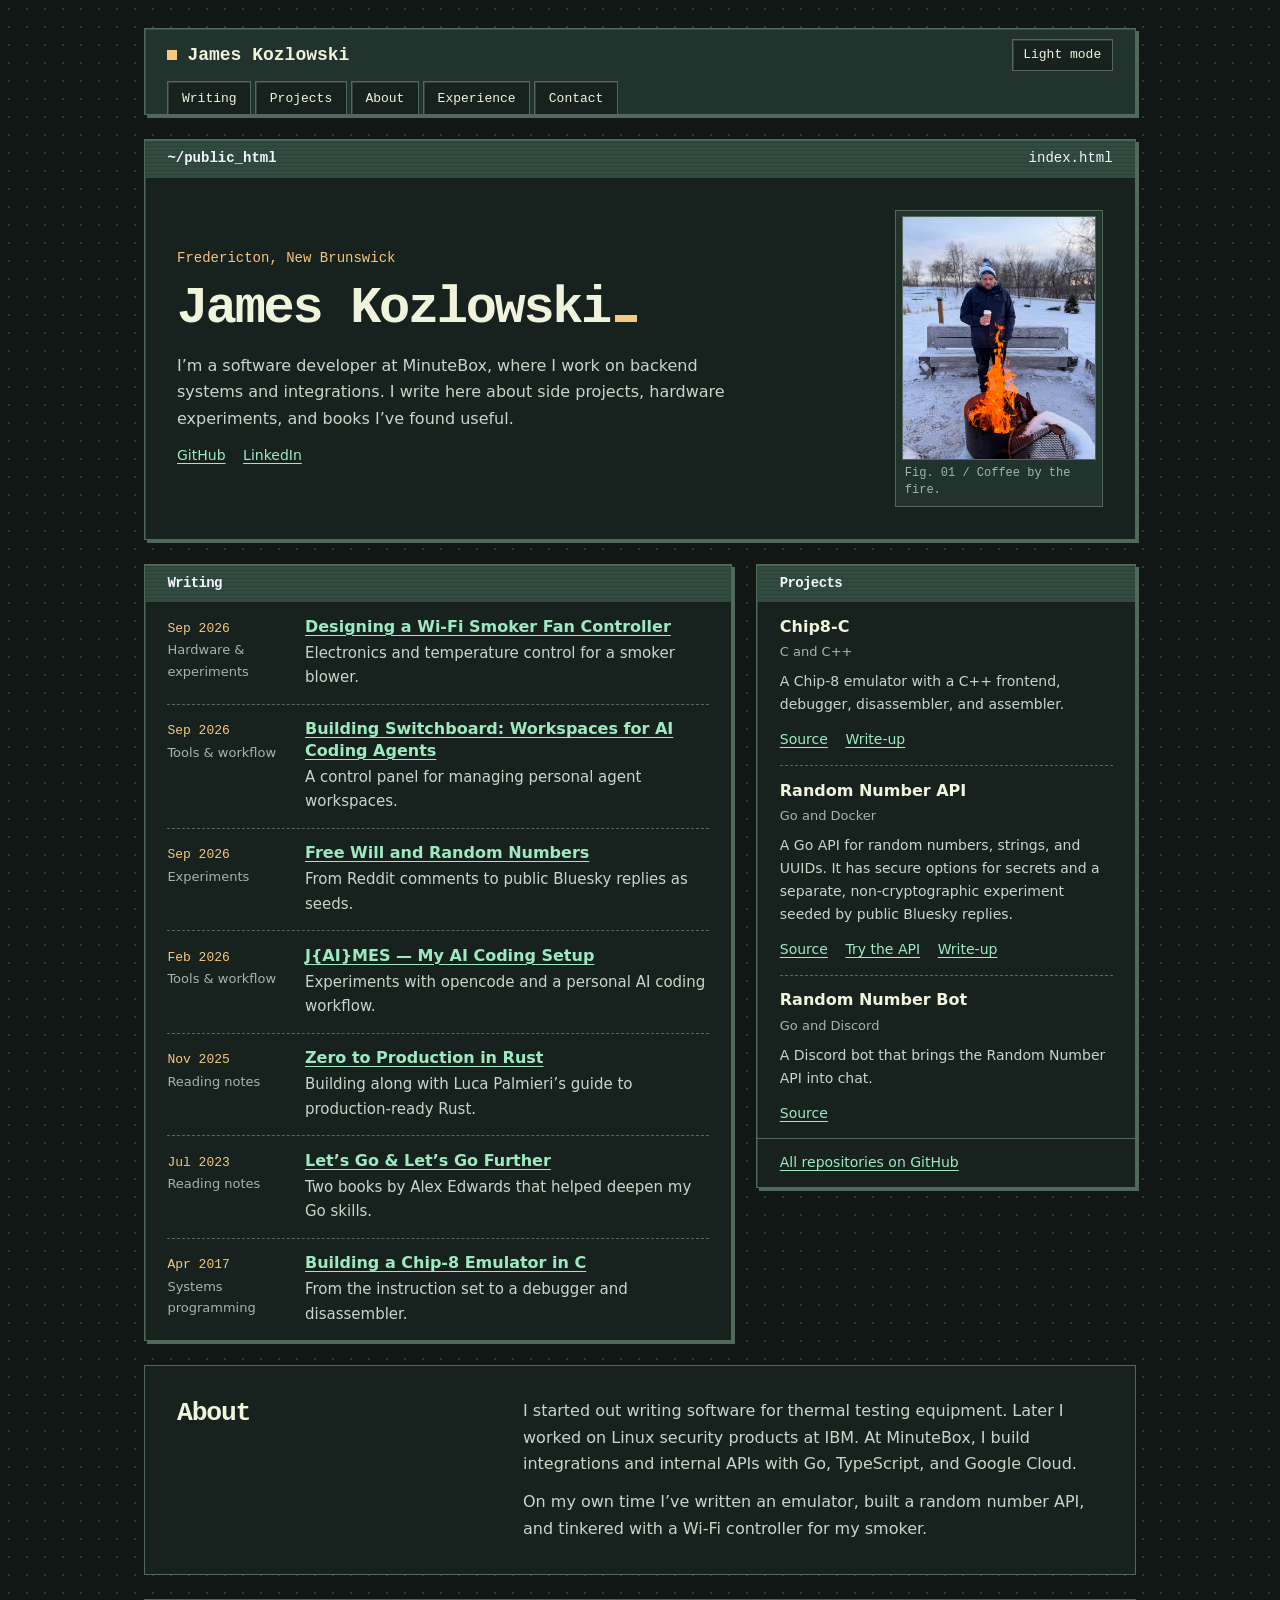
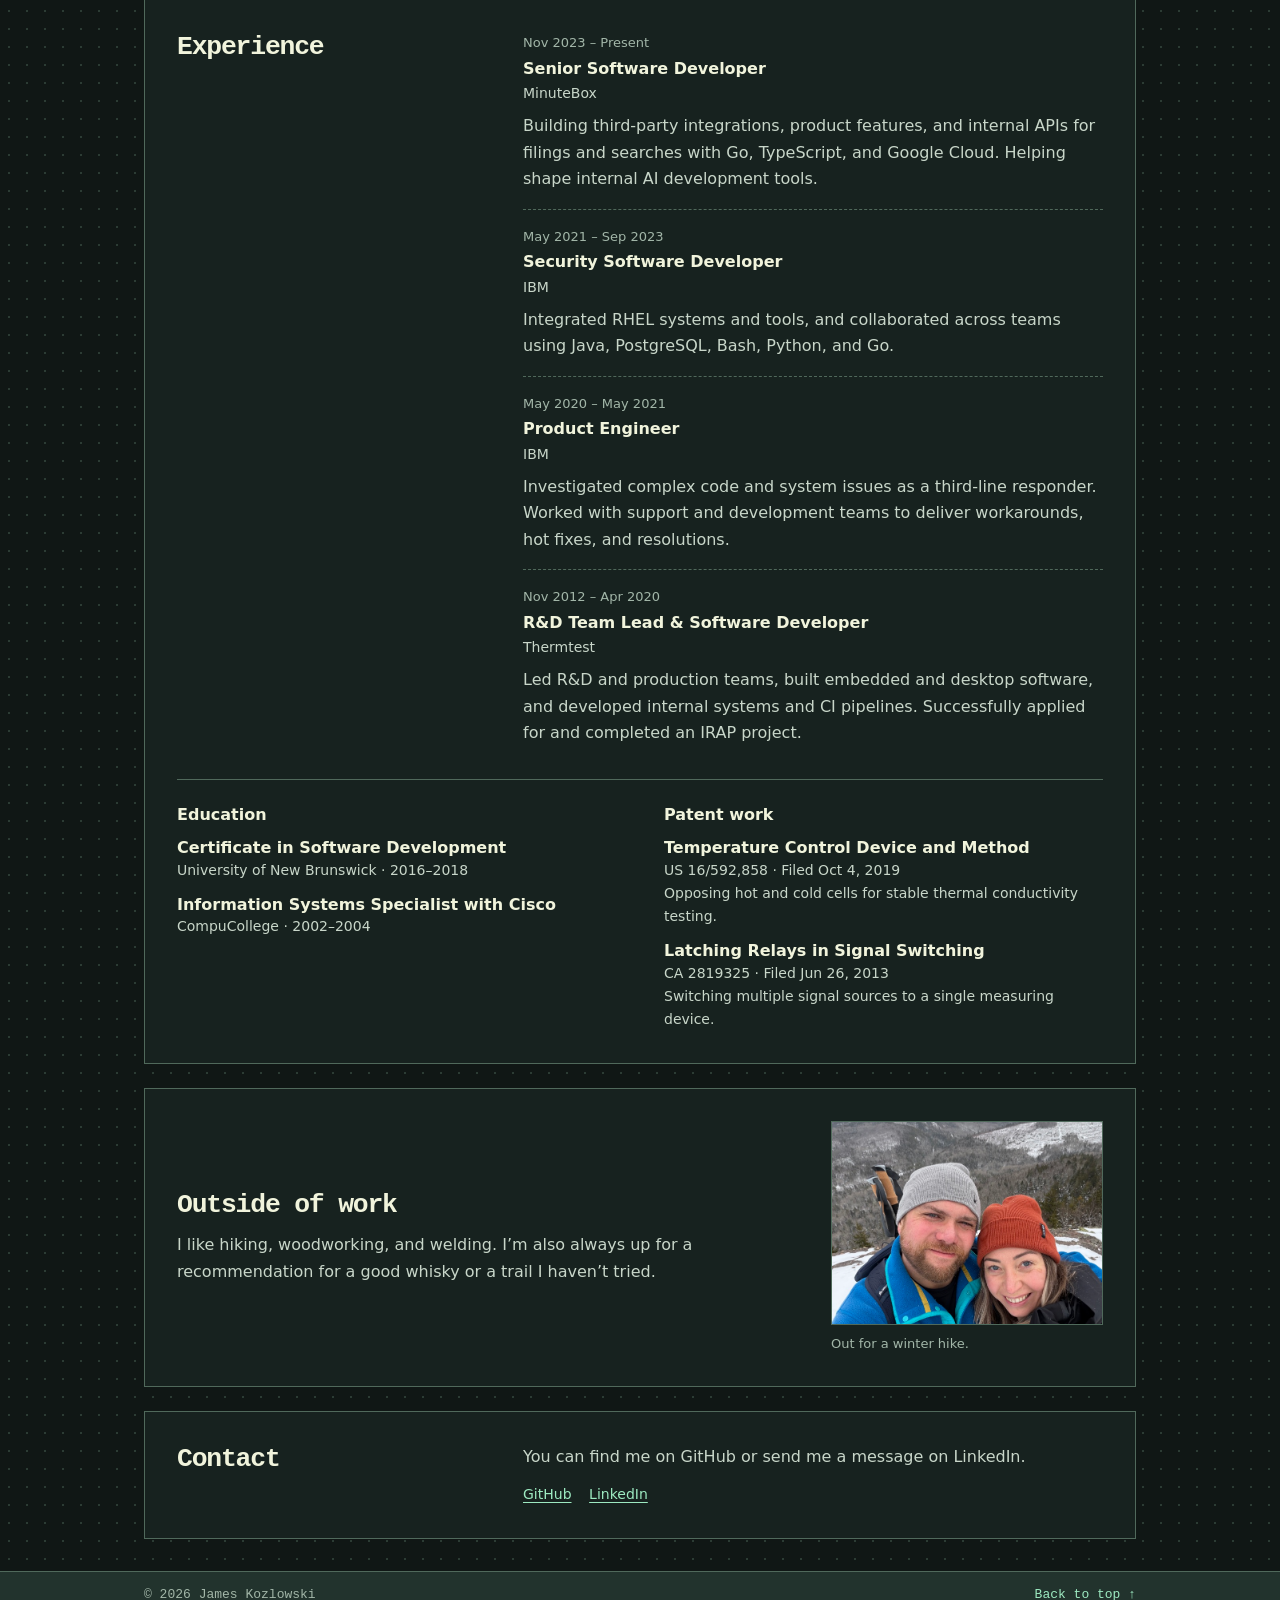
<file: index.html>
<!doctype html>
<html lang="en" class="workstation">
  <head>
    <meta charset="UTF-8" />
    <meta name="viewport" content="width=device-width, initial-scale=1.0" />
    <meta
      name="description"
      content="James Kozlowski is a software developer in Fredericton, New Brunswick. Read about his side projects, books, and backend work."
    />
    <meta name="theme-color" content="#101715" />
    <meta property="og:title" content="James Kozlowski" />
    <meta
      property="og:description"
      content="Software developer in Fredericton, New Brunswick. Side projects, reading notes, and backend work."
    />
    <meta property="og:type" content="website" />
    <meta property="og:url" content="https://jameskozlowski.com/" />
    <meta
      property="og:image"
      content="https://jameskozlowski.com/assets/james-portrait.jpg"
    />
    <link rel="canonical" href="https://jameskozlowski.com/" />
    <title>James Kozlowski</title>
    <link rel="icon" href="assets/favicon.svg" type="image/svg+xml" />
    <script src="script.js"></script>
    <link rel="stylesheet" href="styles.css" />
  </head>
  <body>
    <a class="skip-link" href="#main">Skip to content</a>
    <header id="home" class="navbar">
      <nav class="nav-content container" aria-label="Main navigation">
        <a href="#home" class="logo">James Kozlowski</a>
        <button class="theme-toggle" type="button" hidden>Light mode</button>
        <ul class="nav-links">
          <li><a href="#brain-blobs">Writing</a></li>
          <li><a href="#projects">Projects</a></li>
          <li><a href="#about">About</a></li>
          <li><a href="#experience">Experience</a></li>
          <li><a href="#contact">Contact</a></li>
        </ul>
      </nav>
    </header>

    <main id="main" class="home-layout container" tabindex="-1">
      <section class="hero" aria-labelledby="hero-title">
        <div class="panel-bar">
          <span>~/public_html</span>
          <span>index.html</span>
        </div>
        <div class="hero-body">
          <div>
            <p class="hero-location">Fredericton, New Brunswick</p>
            <h1 id="hero-title">James Kozlowski</h1>
            <p class="hero-description">
              I’m a software developer at MinuteBox, where I work on backend
              systems and integrations. I write here about side projects,
              hardware experiments, and books I’ve found useful.
            </p>
            <div class="inline-links">
              <a href="https://github.com/jameskozlowski">GitHub</a>
              <a href="https://www.linkedin.com/in/james-kozlowski/">LinkedIn</a>
            </div>
          </div>
          <figure class="hero-photo">
            <img
              src="assets/james-portrait.jpg"
              alt="James enjoying a coffee by an outdoor fire in the snow"
              width="720"
              height="960"
              fetchpriority="high"
            />
            <figcaption>Fig. 01 / Coffee by the fire.</figcaption>
          </figure>
        </div>
      </section>

      <section
        id="brain-blobs"
        class="directory-panel"
        aria-labelledby="writing-title"
      >
        <div class="panel-bar">
          <h2 id="writing-title">Writing</h2>
        </div>
        <div class="writing-list">
          <a class="writing-item" href="blog/smoker-fan-controller.html">
            <div class="writing-meta">
              <time datetime="2026-09">Sep 2026</time>
              <span>Hardware &amp; experiments</span>
            </div>
            <div>
              <h3>Designing a Wi-Fi Smoker Fan Controller</h3>
              <p>Electronics and temperature control for a smoker blower.</p>
            </div>
          </a>
          <a class="writing-item" href="blog/switchboard-ai-coding-agents.html">
            <div class="writing-meta">
              <time datetime="2026-09">Sep 2026</time>
              <span>Tools &amp; workflow</span>
            </div>
            <div>
              <h3>Building Switchboard: Workspaces for AI Coding Agents</h3>
              <p>A control panel for managing personal agent workspaces.</p>
            </div>
          </a>
          <a class="writing-item" href="blog/free-will-random-numbers.html">
            <div class="writing-meta">
              <time datetime="2026-09">Sep 2026</time>
              <span>Experiments</span>
            </div>
            <div>
              <h3>Free Will and Random Numbers</h3>
              <p>From Reddit comments to public Bluesky replies as seeds.</p>
            </div>
          </a>
          <a class="writing-item" href="blog/ai-coding-setup.html">
            <div class="writing-meta">
              <time datetime="2026-02">Feb 2026</time>
              <span>Tools &amp; workflow</span>
            </div>
            <div>
              <h3>J{AI}MES — My AI Coding Setup</h3>
              <p>Experiments with opencode and a personal AI coding workflow.</p>
            </div>
          </a>
          <a class="writing-item" href="blog/zero-to-production-rust.html">
            <div class="writing-meta">
              <time datetime="2025-11">Nov 2025</time>
              <span>Reading notes</span>
            </div>
            <div>
              <h3>Zero to Production in Rust</h3>
              <p>Building along with Luca Palmieri’s guide to production-ready Rust.</p>
            </div>
          </a>
          <a class="writing-item" href="blog/lets-go-books.html">
            <div class="writing-meta">
              <time datetime="2023-07">Jul 2023</time>
              <span>Reading notes</span>
            </div>
            <div>
              <h3>Let’s Go &amp; Let’s Go Further</h3>
              <p>Two books by Alex Edwards that helped deepen my Go skills.</p>
            </div>
          </a>
          <a class="writing-item" href="blog/chip8-emulator.html">
            <div class="writing-meta">
              <time datetime="2017-04">Apr 2017</time>
              <span>Systems programming</span>
            </div>
            <div>
              <h3>Building a Chip-8 Emulator in C</h3>
              <p>From the instruction set to a debugger and disassembler.</p>
            </div>
          </a>
        </div>
      </section>

      <section
        id="projects"
        class="directory-panel"
        aria-labelledby="projects-title"
      >
        <div class="panel-bar">
          <h2 id="projects-title">Projects</h2>
        </div>
        <div class="project-list">
          <article class="project-item">
            <div>
              <h3>Chip8-C</h3>
              <p class="project-meta">C and C++</p>
            </div>
            <div>
              <p>
                A Chip-8 emulator with a C++ frontend, debugger, disassembler,
                and assembler.
              </p>
              <div class="inline-links">
                <a href="https://github.com/jameskozlowski/Chip8-C">Source</a>
                <a href="blog/chip8-emulator.html">Write-up</a>
              </div>
            </div>
          </article>
          <article class="project-item">
            <div>
              <h3>Random Number API</h3>
              <p class="project-meta">Go and Docker</p>
            </div>
            <div>
              <p>
                A Go API for random numbers, strings, and UUIDs. It has secure
                options for secrets and a separate, non-cryptographic experiment
                seeded by public Bluesky replies.
              </p>
              <div class="inline-links">
                <a href="https://github.com/jameskozlowski/randomnumberapi-go">Source</a>
                <a href="https://www.randomnumberapi.com/">Try the API</a>
                <a href="blog/free-will-random-numbers.html">Write-up</a>
              </div>
            </div>
          </article>
          <article class="project-item">
            <div>
              <h3>Random Number Bot</h3>
              <p class="project-meta">Go and Discord</p>
            </div>
            <div>
              <p>A Discord bot that brings the Random Number API into chat.</p>
              <div class="inline-links">
                <a href="https://github.com/jameskozlowski/randomnumberapi-bot">Source</a>
              </div>
            </div>
          </article>
        </div>
        <div class="panel-footer">
          <a href="https://github.com/jameskozlowski?tab=repositories"
            >All repositories on GitHub</a
          >
        </div>
      </section>

      <section
        id="about"
        class="section section-layout"
        aria-labelledby="about-title"
      >
        <h2 id="about-title">About</h2>
        <div class="about-copy">
          <p>
            I started out writing software for thermal testing equipment.
            Later I worked on Linux security products at IBM. At MinuteBox,
            I build integrations and internal APIs with Go, TypeScript, and
            Google Cloud.
          </p>
          <p>
            On my own time I’ve written an emulator, built a random number
            API, and tinkered with a Wi-Fi controller for my smoker.
          </p>
        </div>
      </section>

      <section
        id="experience"
        class="section"
        aria-labelledby="experience-title"
      >
        <div class="section-layout">
          <h2 id="experience-title">Experience</h2>
          <div class="experience-list">
            <article class="experience-item">
              <p class="role-meta">Nov 2023 – Present</p>
              <h3>Senior Software Developer</h3>
              <p class="company">MinuteBox</p>
              <p>
                Building third-party integrations, product features, and
                internal APIs for filings and searches with Go, TypeScript, and
                Google Cloud. Helping shape internal AI development tools.
              </p>
            </article>
            <article class="experience-item">
              <p class="role-meta">May 2021 – Sep 2023</p>
              <h3>Security Software Developer</h3>
              <p class="company">IBM</p>
              <p>
                Integrated RHEL systems and tools, and collaborated across teams
                using Java, PostgreSQL, Bash, Python, and Go.
              </p>
            </article>
            <article class="experience-item">
              <p class="role-meta">May 2020 – May 2021</p>
              <h3>Product Engineer</h3>
              <p class="company">IBM</p>
              <p>
                Investigated complex code and system issues as a third-line
                responder. Worked with support and development teams to deliver
                workarounds, hot fixes, and resolutions.
              </p>
            </article>
            <article class="experience-item">
              <p class="role-meta">Nov 2012 – Apr 2020</p>
              <h3>R&amp;D Team Lead &amp; Software Developer</h3>
              <p class="company">Thermtest</p>
              <p>
                Led R&amp;D and production teams, built embedded and desktop
                software, and developed internal systems and CI pipelines.
                Successfully applied for and completed an IRAP project.
              </p>
            </article>
          </div>
        </div>
        <div class="credentials-grid">
          <div>
            <h3>Education</h3>
            <div class="credential">
              <h4>Certificate in Software Development</h4>
              <p>University of New Brunswick · 2016–2018</p>
            </div>
            <div class="credential">
              <h4>Information Systems Specialist with Cisco</h4>
              <p>CompuCollege · 2002–2004</p>
            </div>
          </div>
          <div>
            <h3>Patent work</h3>
            <div class="credential">
              <h4>Temperature Control Device and Method</h4>
              <p>US 16/592,858 · Filed Oct 4, 2019</p>
              <p>
                Opposing hot and cold cells for stable thermal conductivity
                testing.
              </p>
            </div>
            <div class="credential">
              <h4>Latching Relays in Signal Switching</h4>
              <p>CA 2819325 · Filed Jun 26, 2013</p>
              <p>
                Switching multiple signal sources to a single measuring device.
              </p>
            </div>
          </div>
        </div>
      </section>

      <section
        id="hobbies"
        class="section offscreen-grid"
        aria-labelledby="hobbies-title"
      >
        <div>
          <h2 id="hobbies-title">Outside of work</h2>
          <p>
            I like hiking, woodworking, and welding. I’m also always up for
            a recommendation for a good whisky or a trail I haven’t tried.
          </p>
        </div>
        <figure class="outdoor-photo">
          <img
            src="assets/james-outdoors.jpg"
            alt="James and a hiking companion overlooking a snowy forest valley"
            width="675"
            height="900"
            loading="lazy"
            decoding="async"
          />
          <figcaption>Out for a winter hike.</figcaption>
        </figure>
      </section>

      <section
        id="contact"
        class="section section-layout"
        aria-labelledby="contact-title"
      >
        <h2 id="contact-title">Contact</h2>
        <div>
          <p>You can find me on GitHub or send me a message on LinkedIn.</p>
          <div class="inline-links">
            <a href="https://github.com/jameskozlowski">GitHub</a>
            <a href="https://www.linkedin.com/in/james-kozlowski/">LinkedIn</a>
          </div>
        </div>
      </section>
    </main>

    <footer class="footer">
      <div class="container">
        <p>© <span data-year>2026</span> James Kozlowski</p>
        <a href="#home">Back to top ↑</a>
      </div>
    </footer>
  </body>
</html>
</file>
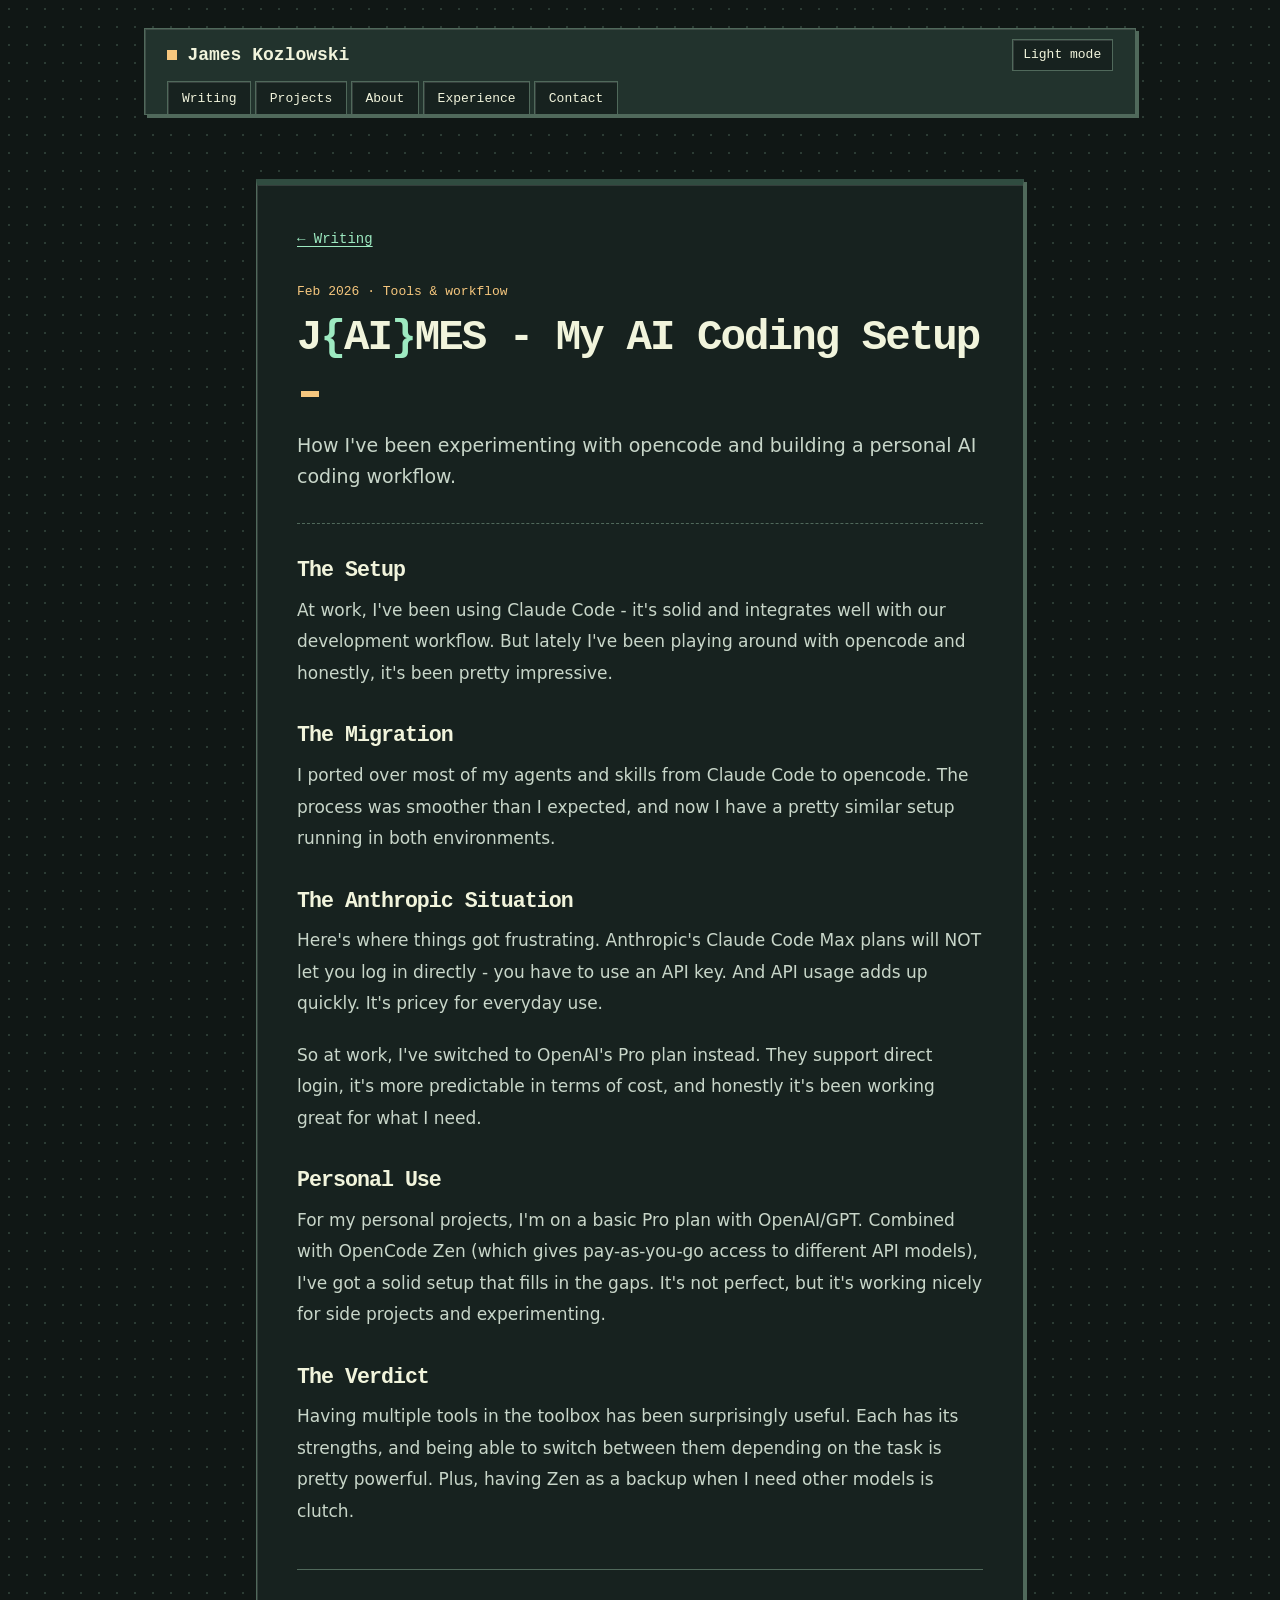
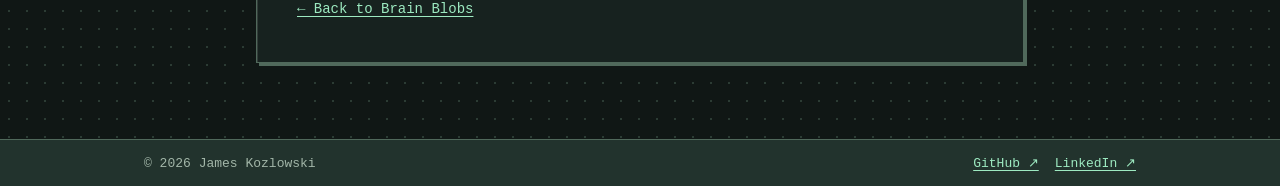
<file: blog/ai-coding-setup.html>
<!doctype html>
<html lang="en" class="workstation">
  <head>
    <meta charset="UTF-8" />
    <meta name="viewport" content="width=device-width, initial-scale=1.0" />
    <title>J{AI}MES - My AI Coding Setup | James Kozlowski</title>
    <script src="../script.js"></script>
    <link rel="stylesheet" href="../styles.css" />
    <link rel="stylesheet" href="../blog.css" />
    <meta
      name="description"
      content="Experiments with opencode, Claude Code, and a personal AI coding workflow. Notes from February 2026 by James Kozlowski."
    />
    <meta name="theme-color" content="#101715" />
    <link
      rel="canonical"
      href="https://jameskozlowski.com/blog/ai-coding-setup.html"
    />
    <link rel="icon" href="../assets/favicon.svg" type="image/svg+xml" />
  </head>
  <body>
    <a class="skip-link" href="#main">Skip to content</a>
    <header class="navbar">
      <nav class="nav-content container" aria-label="Main navigation">
        <a href="../index.html#home" class="logo">James Kozlowski</a>
        <button class="theme-toggle" type="button" hidden>Light mode</button>
        <ul class="nav-links">
          <li><a href="../index.html#brain-blobs">Writing</a></li>
          <li><a href="../index.html#projects">Projects</a></li>
          <li><a href="../index.html#about">About</a></li>
          <li><a href="../index.html#experience">Experience</a></li>
          <li><a href="../index.html#contact">Contact</a></li>
        </ul>
      </nav>
    </header>

    <main id="main" class="blog-post" tabindex="-1">
      <article>
        <a class="breadcrumb" href="../index.html#brain-blobs"
          >← Writing</a
        >
        <header class="post-header">
          <time class="post-date" datetime="2026-02"
            >Feb 2026 · Tools &amp; workflow</time
          >
          <h1>
            <span class="blog-title-styled"
              >J<span class="bracket">{</span>AI<span class="bracket">}</span
              >MES</span
            >
            - My AI Coding Setup
          </h1>
          <p class="post-subtitle">
            How I've been experimenting with opencode and building a personal AI
            coding workflow.
          </p>
        </header>

        <div class="post-content">
          <h2>The Setup</h2>
          <p>
            At work, I've been using Claude Code - it's solid and integrates
            well with our development workflow. But lately I've been playing
            around with opencode and honestly, it's been pretty impressive.
          </p>

          <h2>The Migration</h2>
          <p>
            I ported over most of my agents and skills from Claude Code to
            opencode. The process was smoother than I expected, and now I have a
            pretty similar setup running in both environments.
          </p>

          <h2>The Anthropic Situation</h2>
          <p>
            Here's where things got frustrating. Anthropic's Claude Code Max
            plans will NOT let you log in directly - you have to use an API key.
            And API usage adds up quickly. It's pricey for everyday use.
          </p>
          <p>
            So at work, I've switched to OpenAI's Pro plan instead. They support
            direct login, it's more predictable in terms of cost, and honestly
            it's been working great for what I need.
          </p>

          <h2>Personal Use</h2>
          <p>
            For my personal projects, I'm on a basic Pro plan with OpenAI/GPT.
            Combined with OpenCode Zen (which gives pay-as-you-go access to
            different API models), I've got a solid setup that fills in the
            gaps. It's not perfect, but it's working nicely for side projects
            and experimenting.
          </p>

          <h2>The Verdict</h2>
          <p>
            Having multiple tools in the toolbox has been surprisingly useful.
            Each has its strengths, and being able to switch between them
            depending on the task is pretty powerful. Plus, having Zen as a
            backup when I need other models is clutch.
          </p>
        </div>

        <footer class="post-footer">
          <a href="../index.html#brain-blobs" class="back-link"
            >← Back to Brain Blobs</a
          >
        </footer>
      </article>
    </main>

    <footer class="footer">
      <div class="container">
        <p>
          © <span data-year>2026</span> James Kozlowski
        </p>
        <div class="social-links">
          <a href="https://github.com/jameskozlowski">GitHub ↗</a>
          <a href="https://www.linkedin.com/in/jameskozlowski">LinkedIn ↗</a>
        </div>
      </div>
    </footer>
  </body>
</html>
</file>
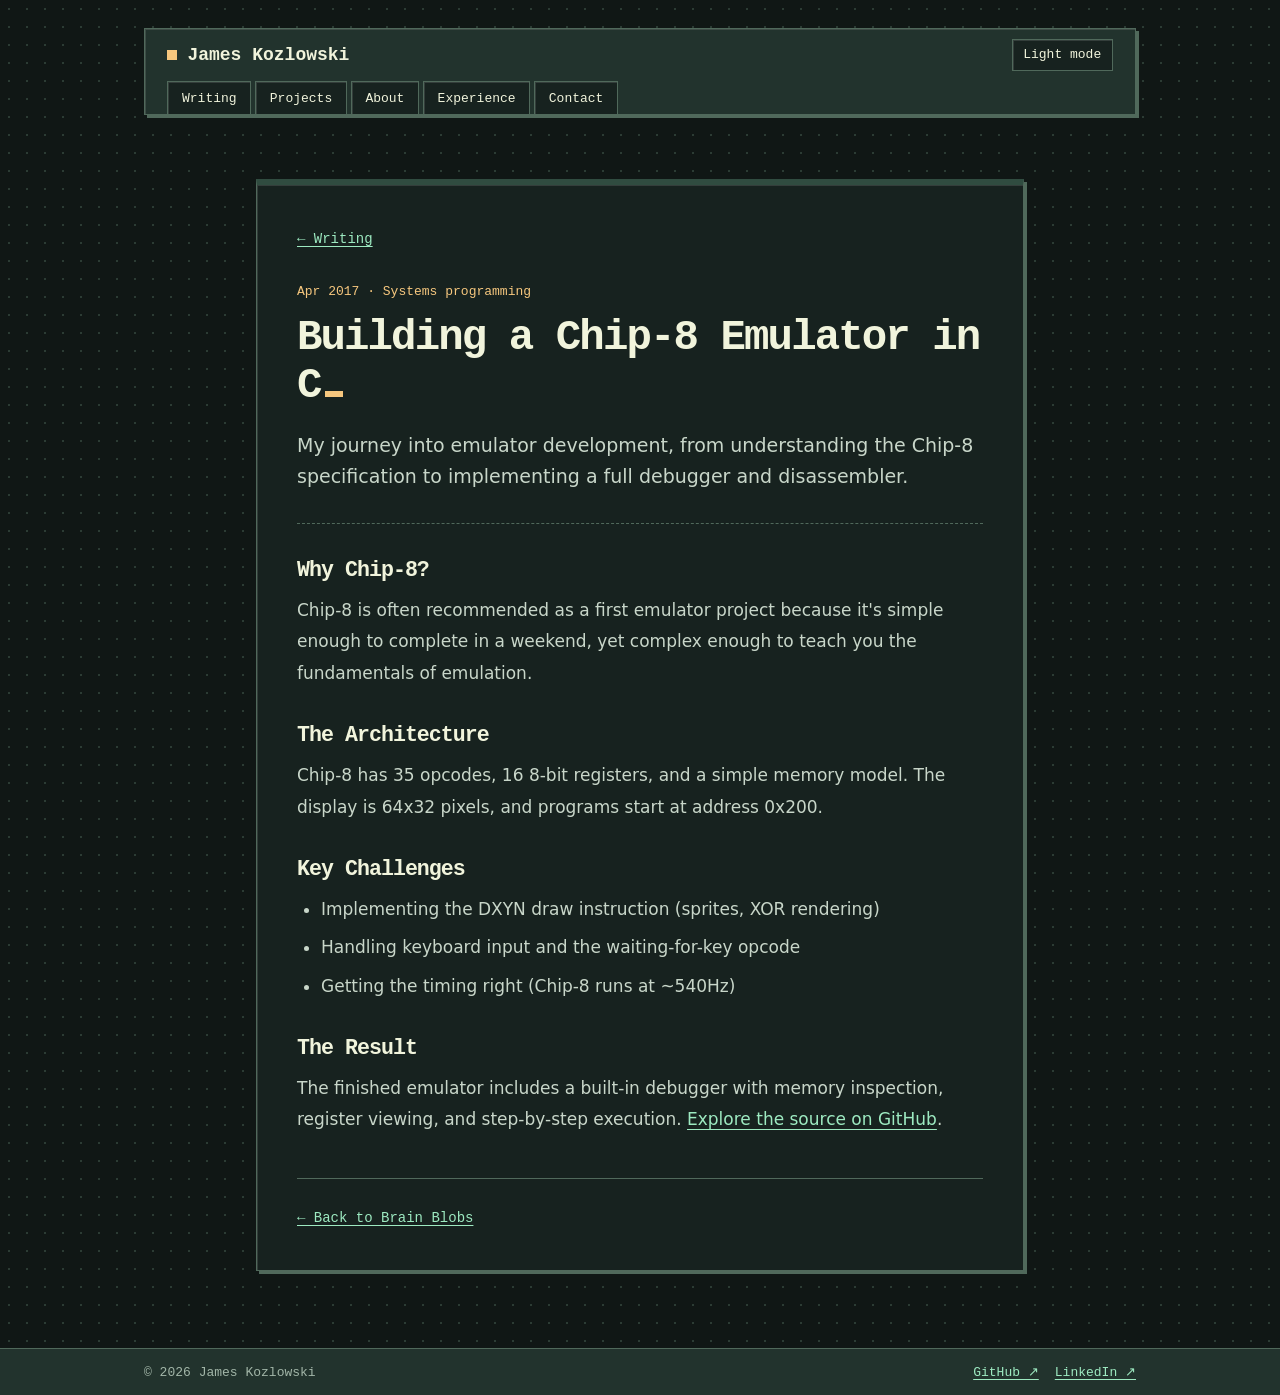
<file: blog/chip8-emulator.html>
<!doctype html>
<html lang="en" class="workstation">
  <head>
    <meta charset="UTF-8" />
    <meta name="viewport" content="width=device-width, initial-scale=1.0" />
    <title>Building a Chip-8 Emulator in C | James Kozlowski</title>
    <script src="../script.js"></script>
    <link rel="stylesheet" href="../styles.css" />
    <link rel="stylesheet" href="../blog.css" />
    <meta
      name="description"
      content="Building a Chip-8 emulator in C, from the instruction set to a debugger and disassembler. A project by James Kozlowski."
    />
    <meta name="theme-color" content="#101715" />
    <link
      rel="canonical"
      href="https://jameskozlowski.com/blog/chip8-emulator.html"
    />
    <link rel="icon" href="../assets/favicon.svg" type="image/svg+xml" />
  </head>
  <body>
    <a class="skip-link" href="#main">Skip to content</a>
    <header class="navbar">
      <nav class="nav-content container" aria-label="Main navigation">
        <a href="../index.html#home" class="logo">James Kozlowski</a>
        <button class="theme-toggle" type="button" hidden>Light mode</button>
        <ul class="nav-links">
          <li><a href="../index.html#brain-blobs">Writing</a></li>
          <li><a href="../index.html#projects">Projects</a></li>
          <li><a href="../index.html#about">About</a></li>
          <li><a href="../index.html#experience">Experience</a></li>
          <li><a href="../index.html#contact">Contact</a></li>
        </ul>
      </nav>
    </header>

    <main id="main" class="blog-post" tabindex="-1">
      <article>
        <a class="breadcrumb" href="../index.html#brain-blobs"
          >← Writing</a
        >
        <header class="post-header">
          <time class="post-date" datetime="2017-04"
            >Apr 2017 · Systems programming</time
          >
          <h1>Building a Chip-8 Emulator in C</h1>
          <p class="post-subtitle">
            My journey into emulator development, from understanding the Chip-8
            specification to implementing a full debugger and disassembler.
          </p>
        </header>

        <div class="post-content">
          <h2>Why Chip-8?</h2>
          <p>
            Chip-8 is often recommended as a first emulator project because it's
            simple enough to complete in a weekend, yet complex enough to teach
            you the fundamentals of emulation.
          </p>

          <h2>The Architecture</h2>
          <p>
            Chip-8 has 35 opcodes, 16 8-bit registers, and a simple memory
            model. The display is 64x32 pixels, and programs start at address
            0x200.
          </p>

          <h2>Key Challenges</h2>
          <ul>
            <li>
              Implementing the DXYN draw instruction (sprites, XOR rendering)
            </li>
            <li>Handling keyboard input and the waiting-for-key opcode</li>
            <li>Getting the timing right (Chip-8 runs at ~540Hz)</li>
          </ul>

          <h2>The Result</h2>
          <p>
            The finished emulator includes a built-in debugger with memory
            inspection, register viewing, and step-by-step execution.
            <a href="https://github.com/jameskozlowski/Chip8-C"
              >Explore the source on GitHub</a
            >.
          </p>
        </div>

        <footer class="post-footer">
          <a href="../index.html#brain-blobs" class="back-link"
            >← Back to Brain Blobs</a
          >
        </footer>
      </article>
    </main>

    <footer class="footer">
      <div class="container">
        <p>
          © <span data-year>2026</span> James Kozlowski
        </p>
        <div class="social-links">
          <a href="https://github.com/jameskozlowski">GitHub ↗</a>
          <a href="https://www.linkedin.com/in/jameskozlowski">LinkedIn ↗</a>
        </div>
      </div>
    </footer>
  </body>
</html>
</file>
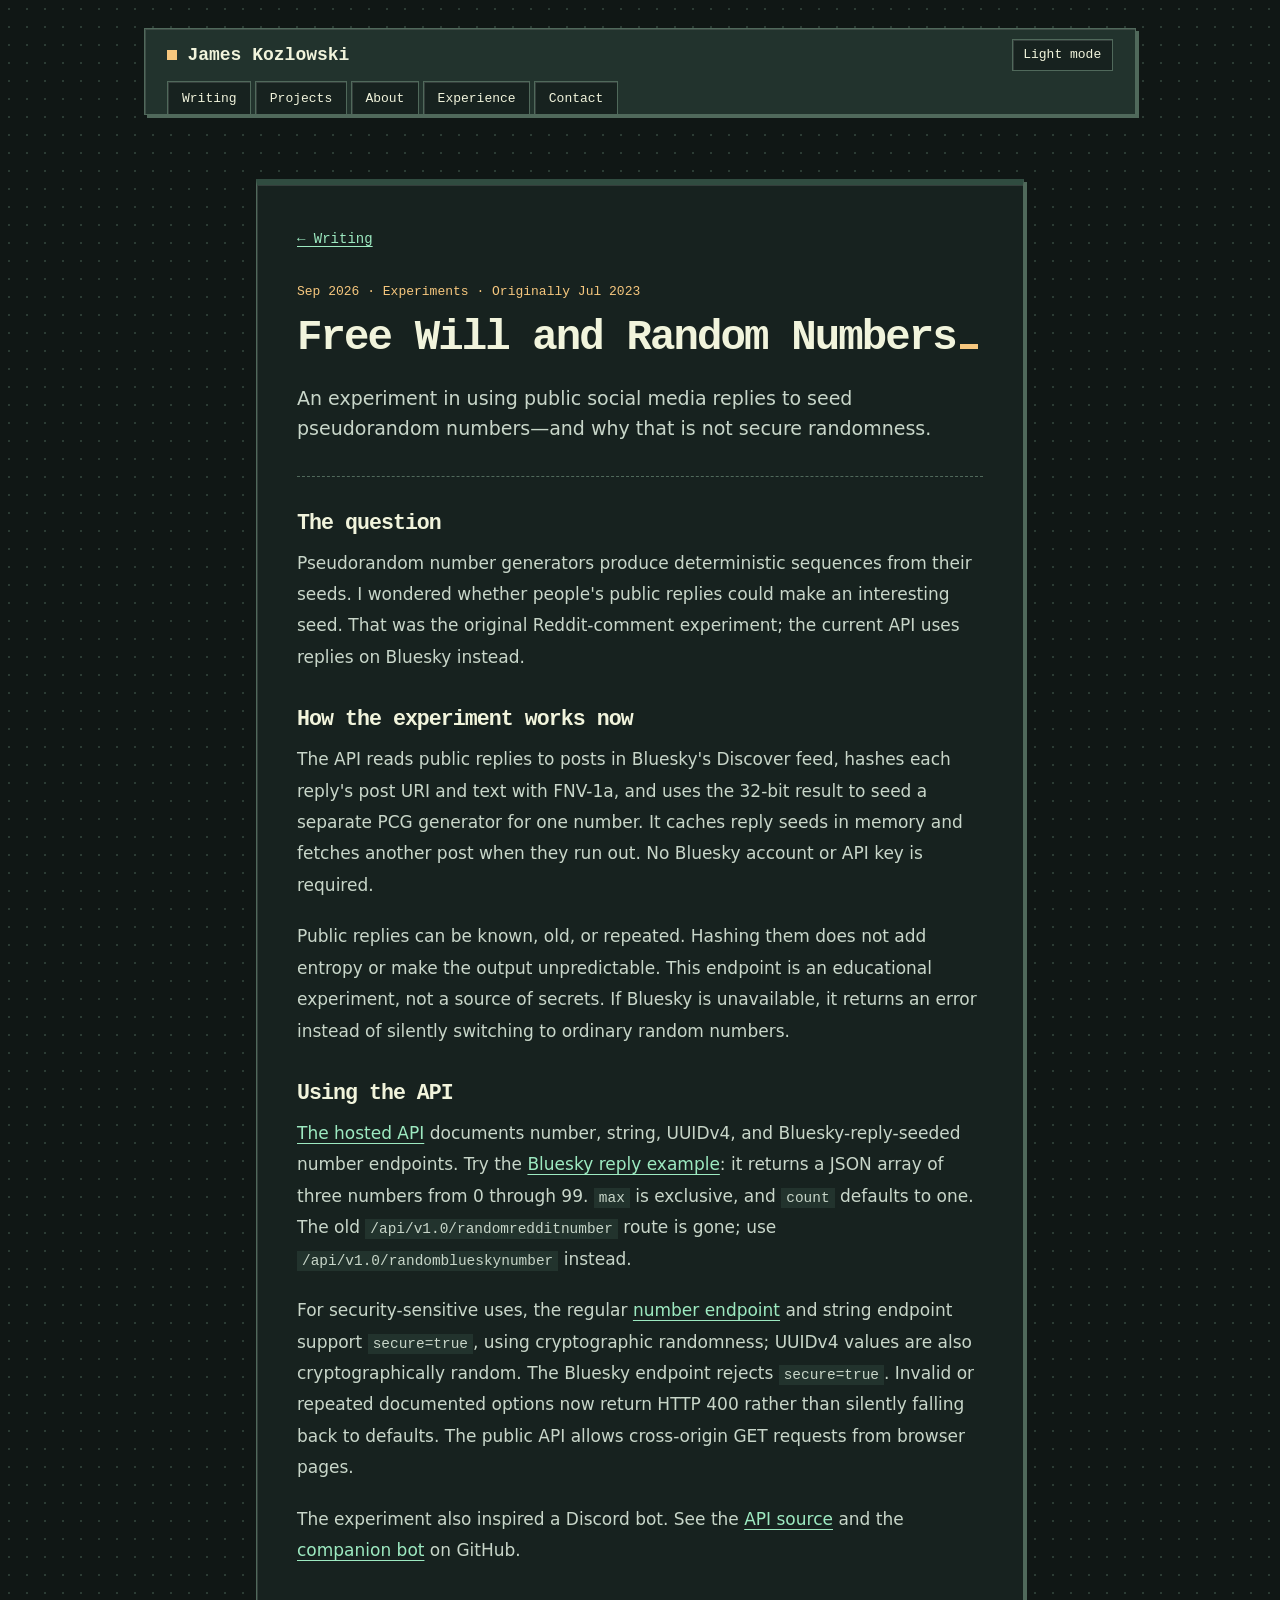
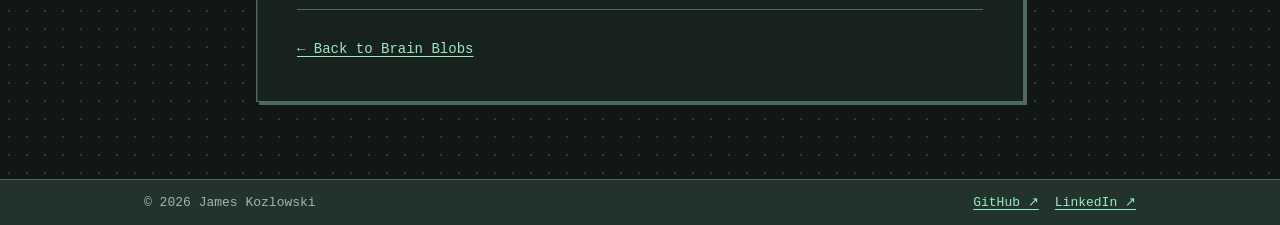
<file: blog/free-will-random-numbers.html>
<!doctype html>
<html lang="en" class="workstation">
  <head>
    <meta charset="UTF-8" />
    <meta name="viewport" content="width=device-width, initial-scale=1.0" />
    <title>Free Will and Random Numbers | James Kozlowski</title>
    <script src="../script.js"></script>
    <link rel="stylesheet" href="../styles.css" />
    <link rel="stylesheet" href="../blog.css" />
    <meta
      name="description"
      content="The Random Number API experiment: from Reddit comments to public Bluesky replies, plus secure number, string, and UUID endpoints."
    />
    <meta name="theme-color" content="#101715" />
    <link
      rel="canonical"
      href="https://jameskozlowski.com/blog/free-will-random-numbers.html"
    />
    <link rel="icon" href="../assets/favicon.svg" type="image/svg+xml" />
  </head>
  <body>
    <a class="skip-link" href="#main">Skip to content</a>
    <header class="navbar">
      <nav class="nav-content container" aria-label="Main navigation">
        <a href="../index.html#home" class="logo">James Kozlowski</a>
        <button class="theme-toggle" type="button" hidden>Light mode</button>
        <ul class="nav-links">
          <li><a href="../index.html#brain-blobs">Writing</a></li>
          <li><a href="../index.html#projects">Projects</a></li>
          <li><a href="../index.html#about">About</a></li>
          <li><a href="../index.html#experience">Experience</a></li>
          <li><a href="../index.html#contact">Contact</a></li>
        </ul>
      </nav>
    </header>

    <main id="main" class="blog-post" tabindex="-1">
      <article>
        <a class="breadcrumb" href="../index.html#brain-blobs"
          >← Writing</a
        >
        <header class="post-header">
          <time class="post-date" datetime="2026-09"
            >Sep 2026 · Experiments · Originally Jul 2023</time
          >
          <h1>Free Will and Random Numbers</h1>
          <p class="post-subtitle">
            An experiment in using public social media replies to seed
            pseudorandom numbers—and why that is not secure randomness.
          </p>
        </header>

        <div class="post-content">
          <h2>The question</h2>
          <p>
            Pseudorandom number generators produce deterministic sequences from
            their seeds. I wondered whether people's public replies could make
            an interesting seed. That was the original Reddit-comment
            experiment; the current API uses replies on Bluesky instead.
          </p>

          <h2>How the experiment works now</h2>
          <p>
            The API reads public replies to posts in Bluesky's Discover feed,
            hashes each reply's post URI and text with FNV-1a, and uses the
            32-bit result to seed a separate PCG generator for one number. It
            caches reply seeds in memory and fetches another post when they run
            out. No Bluesky account or API key is required.
          </p>
          <p>
            Public replies can be known, old, or repeated. Hashing them does
            not add entropy or make the output unpredictable. This endpoint is
            an educational experiment, not a source of secrets. If Bluesky is
            unavailable, it returns an error instead of silently switching to
            ordinary random numbers.
          </p>

          <h2>Using the API</h2>
          <p>
            <a href="https://www.randomnumberapi.com/">The hosted API</a>
            documents number, string, UUIDv4, and Bluesky-reply-seeded number
            endpoints. Try the
            <a href="https://www.randomnumberapi.com/api/v1.0/randomblueskynumber?min=0&amp;max=100&amp;count=3"
              >Bluesky reply example</a
            >: it returns a JSON array of three numbers from 0 through 99.
            <code>max</code> is exclusive, and <code>count</code> defaults to
            one. The old <code>/api/v1.0/randomredditnumber</code> route is
            gone; use <code>/api/v1.0/randomblueskynumber</code> instead.
          </p>
          <p>
            For security-sensitive uses, the regular
            <a href="https://www.randomnumberapi.com/api/v1.0/random?min=0&amp;max=100&amp;count=3&amp;secure=true"
              >number endpoint</a
            >
            and string endpoint support <code>secure=true</code>, using
            cryptographic randomness; UUIDv4 values are also cryptographically
            random. The Bluesky endpoint rejects <code>secure=true</code>.
            Invalid or repeated documented options now return HTTP 400 rather
            than silently falling back to defaults. The public API allows
            cross-origin GET requests from browser pages.
          </p>
          <p>
            The experiment also inspired a Discord bot. See the
            <a href="https://github.com/jameskozlowski/randomnumberapi-go"
              >API source</a
            >
            and the
            <a href="https://github.com/jameskozlowski/randomnumberapi-bot"
              >companion bot</a
            >
            on GitHub.
          </p>
        </div>

        <footer class="post-footer">
          <a href="../index.html#brain-blobs" class="back-link"
            >← Back to Brain Blobs</a
          >
        </footer>
      </article>
    </main>

    <footer class="footer">
      <div class="container">
        <p>
          © <span data-year>2026</span> James Kozlowski
        </p>
        <div class="social-links">
          <a href="https://github.com/jameskozlowski">GitHub ↗</a>
          <a href="https://www.linkedin.com/in/jameskozlowski">LinkedIn ↗</a>
        </div>
      </div>
    </footer>
  </body>
</html>
</file>
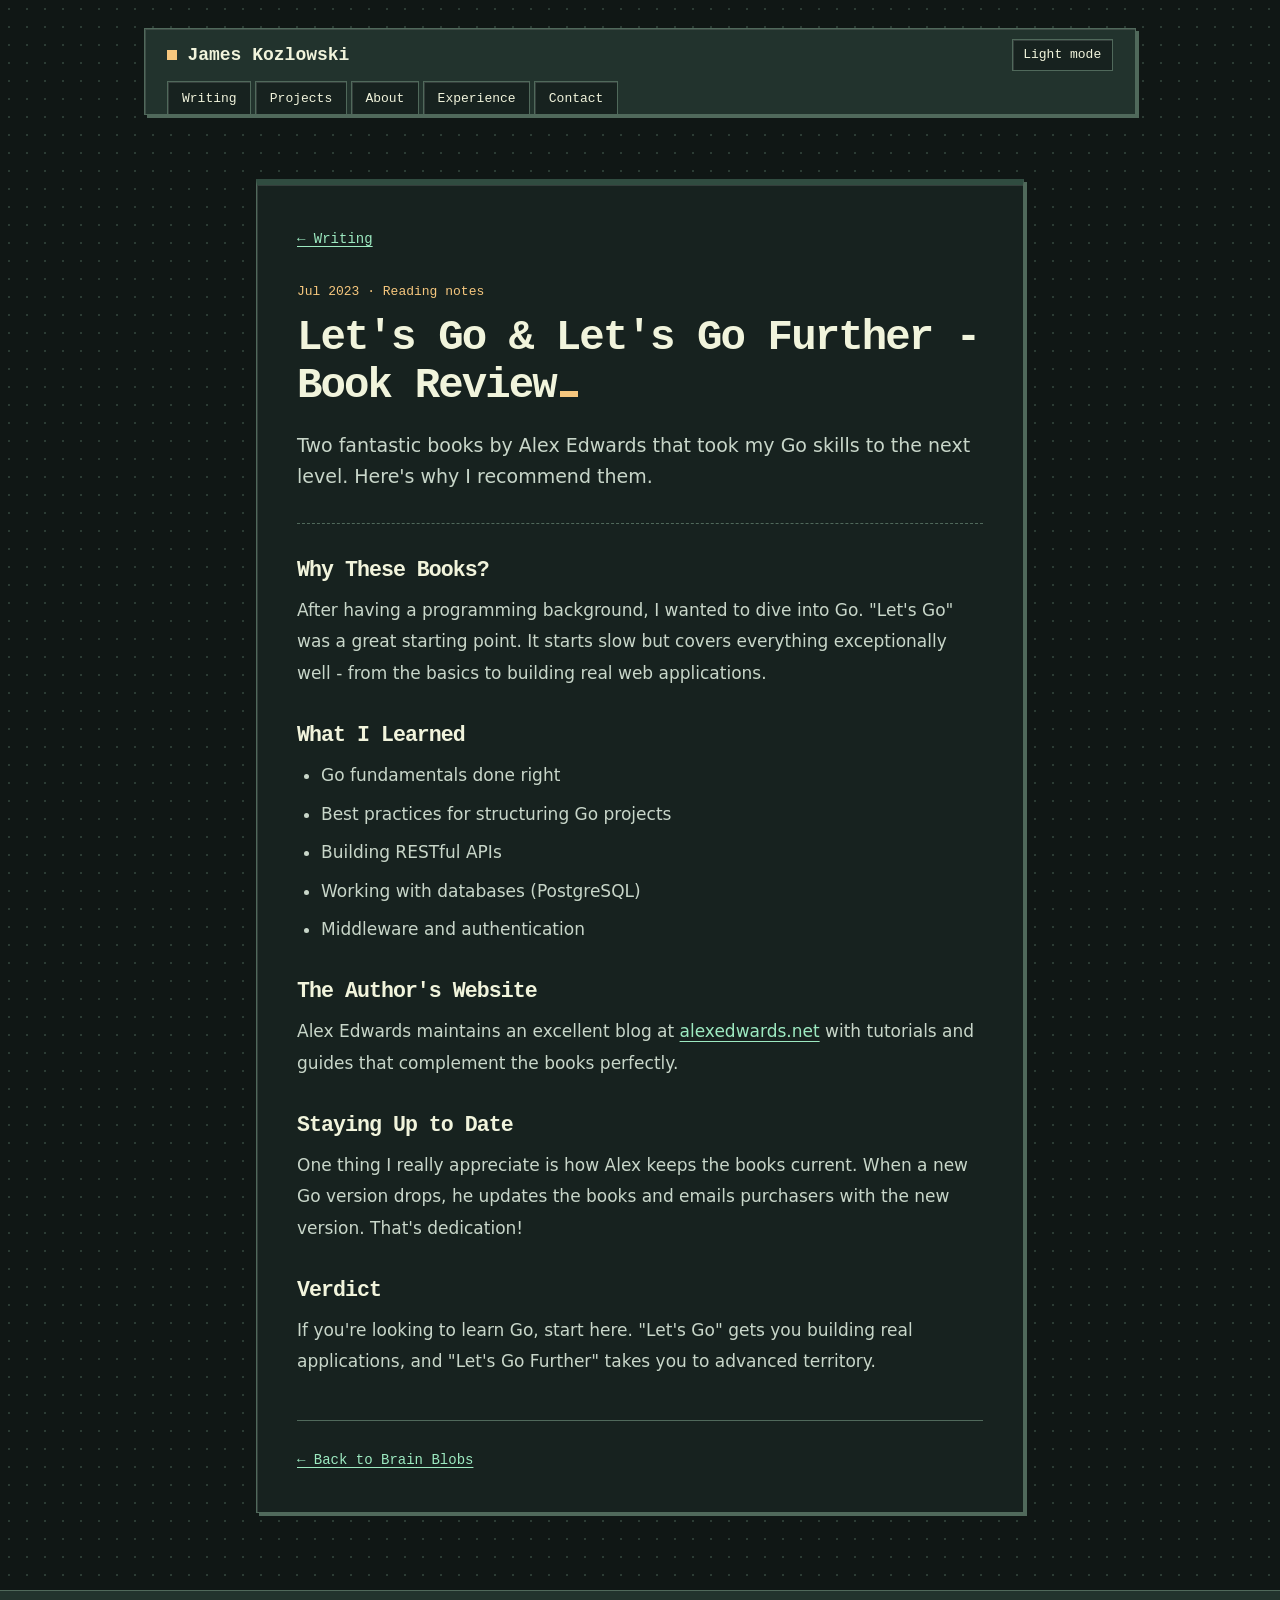
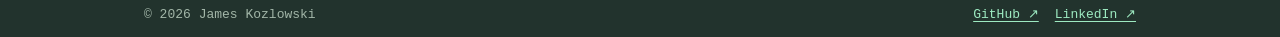
<file: blog/lets-go-books.html>
<!doctype html>
<html lang="en" class="workstation">
  <head>
    <meta charset="UTF-8" />
    <meta name="viewport" content="width=device-width, initial-scale=1.0" />
    <title>Let's Go & Let's Go Further - Book Review | James Kozlowski</title>
    <script src="../script.js"></script>
    <link rel="stylesheet" href="../styles.css" />
    <link rel="stylesheet" href="../blog.css" />
    <meta
      name="description"
      content="Reading notes on Let's Go and Let's Go Further by Alex Edwards: practical Go, web applications, and APIs. By James Kozlowski."
    />
    <meta name="theme-color" content="#101715" />
    <link
      rel="canonical"
      href="https://jameskozlowski.com/blog/lets-go-books.html"
    />
    <link rel="icon" href="../assets/favicon.svg" type="image/svg+xml" />
  </head>
  <body>
    <a class="skip-link" href="#main">Skip to content</a>
    <header class="navbar">
      <nav class="nav-content container" aria-label="Main navigation">
        <a href="../index.html#home" class="logo">James Kozlowski</a>
        <button class="theme-toggle" type="button" hidden>Light mode</button>
        <ul class="nav-links">
          <li><a href="../index.html#brain-blobs">Writing</a></li>
          <li><a href="../index.html#projects">Projects</a></li>
          <li><a href="../index.html#about">About</a></li>
          <li><a href="../index.html#experience">Experience</a></li>
          <li><a href="../index.html#contact">Contact</a></li>
        </ul>
      </nav>
    </header>

    <main id="main" class="blog-post" tabindex="-1">
      <article>
        <a class="breadcrumb" href="../index.html#brain-blobs"
          >← Writing</a
        >
        <header class="post-header">
          <time class="post-date" datetime="2023-07"
            >Jul 2023 · Reading notes</time
          >
          <h1>Let's Go & Let's Go Further - Book Review</h1>
          <p class="post-subtitle">
            Two fantastic books by Alex Edwards that took my Go skills to the
            next level. Here's why I recommend them.
          </p>
        </header>

        <div class="post-content">
          <h2>Why These Books?</h2>
          <p>
            After having a programming background, I wanted to dive into Go.
            "Let's Go" was a great starting point. It starts slow but covers
            everything exceptionally well - from the basics to building real web
            applications.
          </p>

          <h2>What I Learned</h2>
          <ul>
            <li>Go fundamentals done right</li>
            <li>Best practices for structuring Go projects</li>
            <li>Building RESTful APIs</li>
            <li>Working with databases (PostgreSQL)</li>
            <li>Middleware and authentication</li>
          </ul>

          <h2>The Author's Website</h2>
          <p>
            Alex Edwards maintains an excellent blog at
            <a href="https://www.alexedwards.net/">alexedwards.net</a> with
            tutorials and guides that complement the books perfectly.
          </p>

          <h2>Staying Up to Date</h2>
          <p>
            One thing I really appreciate is how Alex keeps the books current.
            When a new Go version drops, he updates the books and emails
            purchasers with the new version. That's dedication!
          </p>

          <h2>Verdict</h2>
          <p>
            If you're looking to learn Go, start here. "Let's Go" gets you
            building real applications, and "Let's Go Further" takes you to
            advanced territory.
          </p>
        </div>

        <footer class="post-footer">
          <a href="../index.html#brain-blobs" class="back-link"
            >← Back to Brain Blobs</a
          >
        </footer>
      </article>
    </main>

    <footer class="footer">
      <div class="container">
        <p>
          © <span data-year>2026</span> James Kozlowski
        </p>
        <div class="social-links">
          <a href="https://github.com/jameskozlowski">GitHub ↗</a>
          <a href="https://www.linkedin.com/in/jameskozlowski">LinkedIn ↗</a>
        </div>
      </div>
    </footer>
  </body>
</html>
</file>
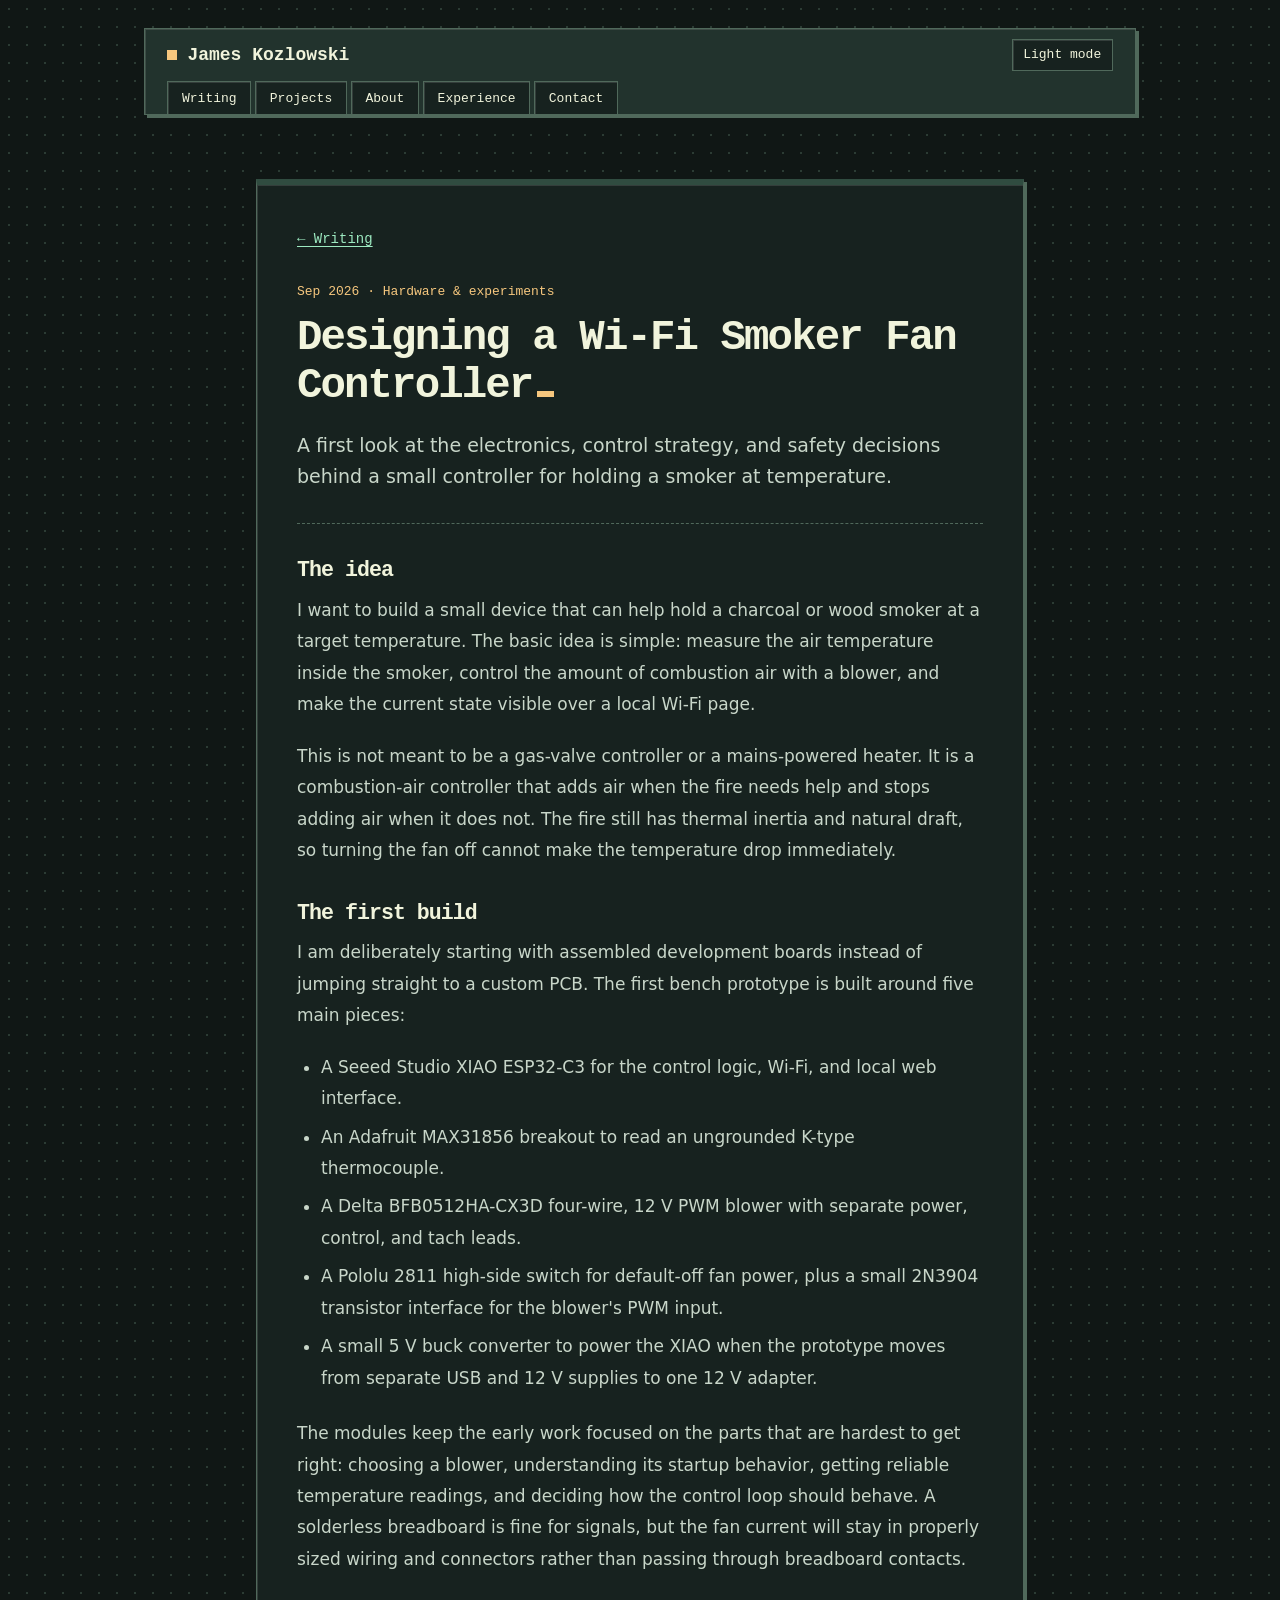
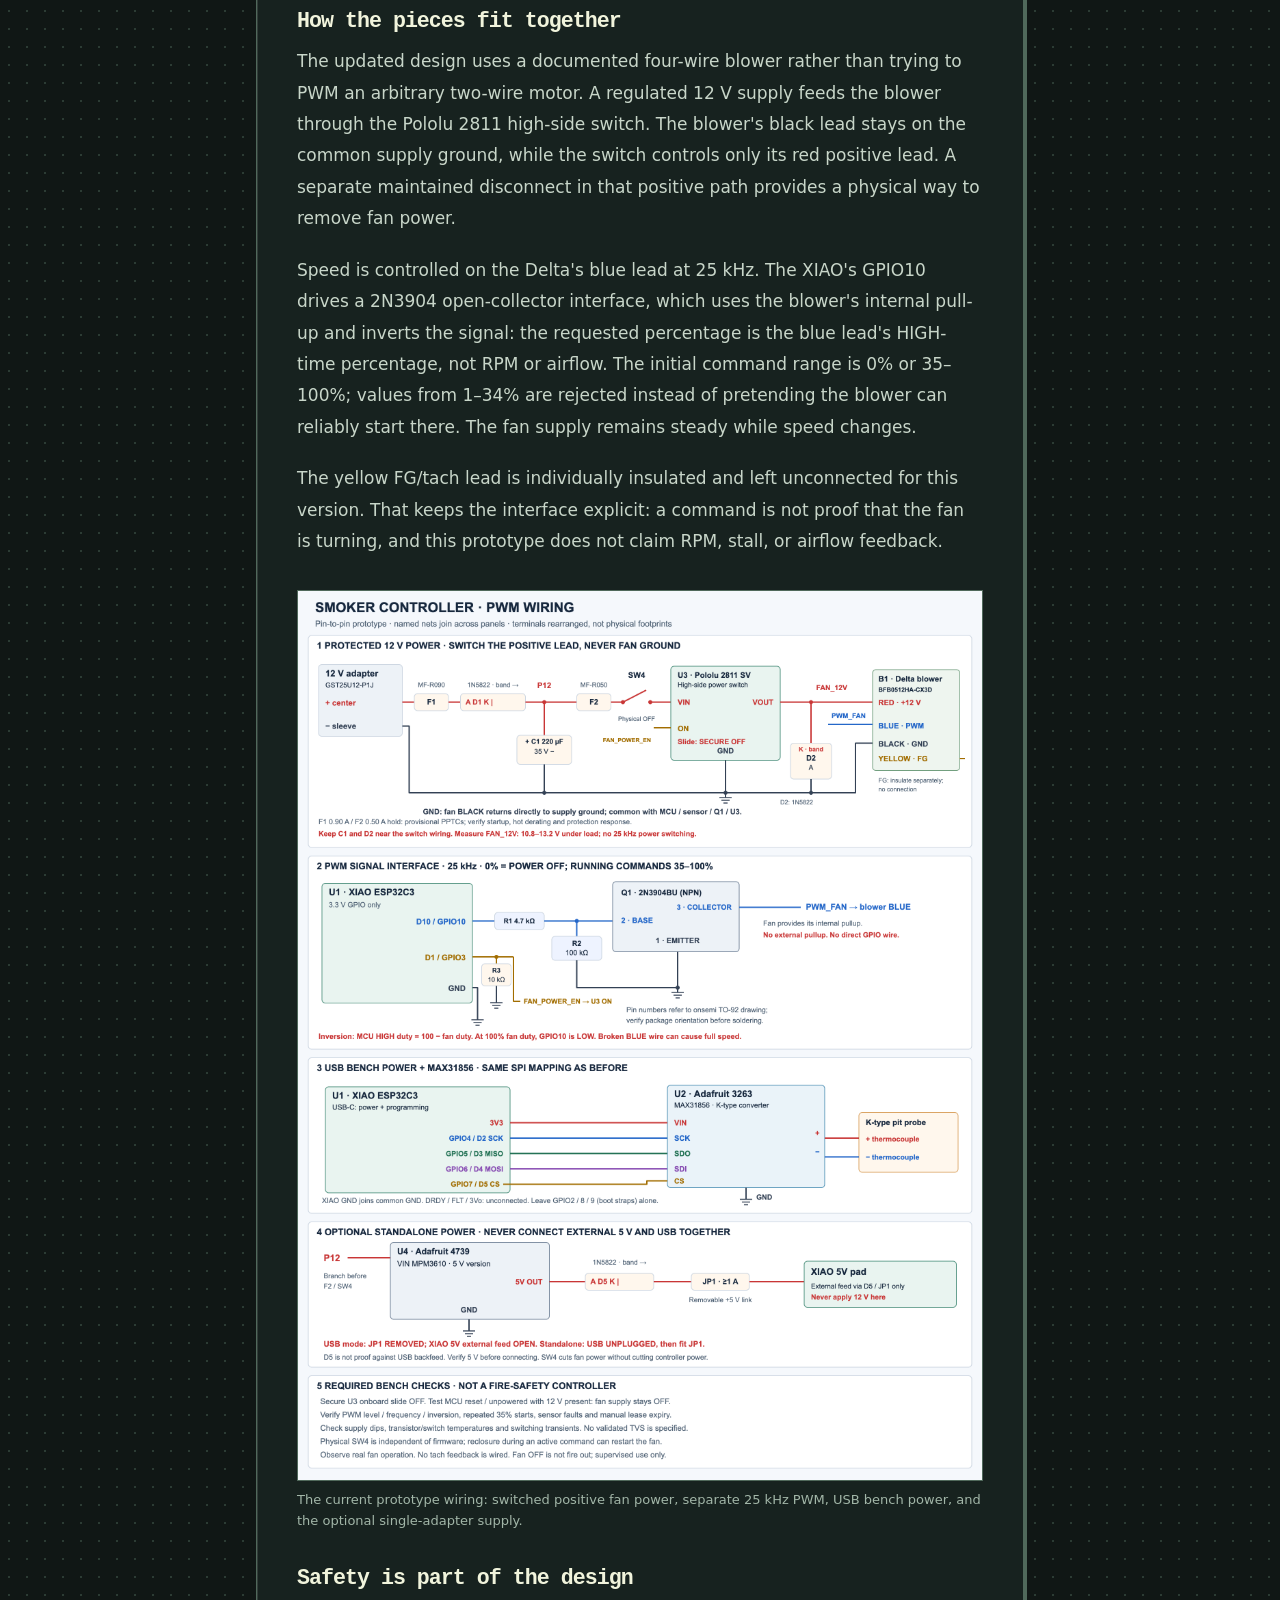
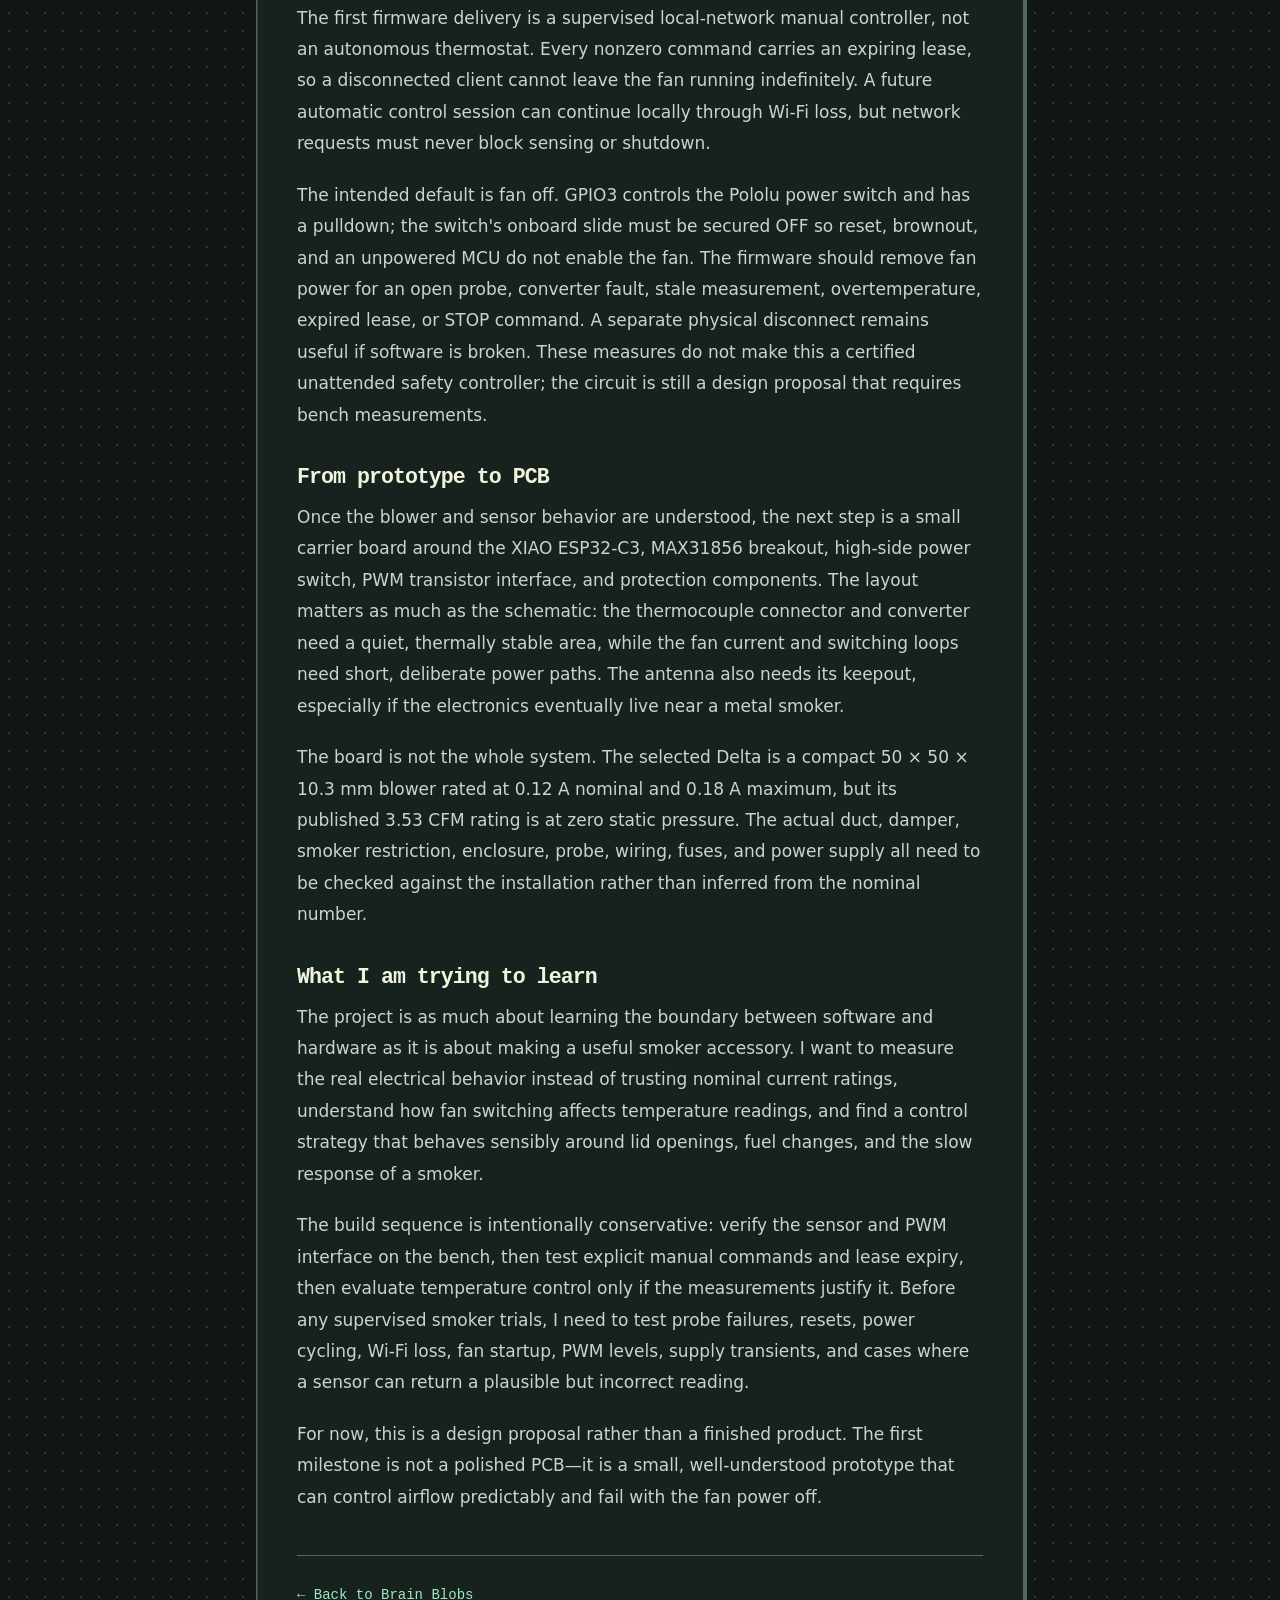
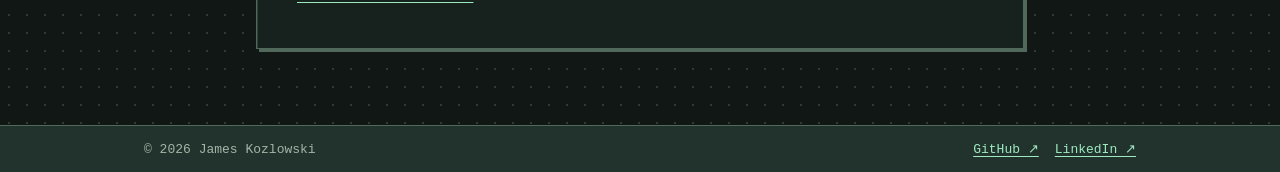
<file: blog/smoker-fan-controller.html>
<!doctype html>
<html lang="en" class="workstation">
  <head>
    <meta charset="UTF-8" />
    <meta name="viewport" content="width=device-width, initial-scale=1.0" />
    <title>Designing a Wi-Fi Smoker Fan Controller | James Kozlowski</title>
    <script src="../script.js"></script>
    <link rel="stylesheet" href="../styles.css" />
    <link rel="stylesheet" href="../blog.css" />
    <meta
      name="description"
      content="A first look at the hardware design for a Wi-Fi smoker fan controller: an ESP32-C3, thermocouple, 12 V blower, and a safety-first control loop."
    />
    <meta name="theme-color" content="#101715" />
    <link
      rel="canonical"
      href="https://jameskozlowski.com/blog/smoker-fan-controller.html"
    />
    <link rel="icon" href="../assets/favicon.svg" type="image/svg+xml" />
  </head>
  <body>
    <a class="skip-link" href="#main">Skip to content</a>
    <header class="navbar">
      <nav class="nav-content container" aria-label="Main navigation">
        <a href="../index.html#home" class="logo">James Kozlowski</a>
        <button class="theme-toggle" type="button" hidden>Light mode</button>
        <ul class="nav-links">
          <li><a href="../index.html#brain-blobs">Writing</a></li>
          <li><a href="../index.html#projects">Projects</a></li>
          <li><a href="../index.html#about">About</a></li>
          <li><a href="../index.html#experience">Experience</a></li>
          <li><a href="../index.html#contact">Contact</a></li>
        </ul>
      </nav>
    </header>

    <main id="main" class="blog-post" tabindex="-1">
      <article>
        <a class="breadcrumb" href="../index.html#brain-blobs"
          >← Writing</a
        >
        <header class="post-header">
          <time class="post-date" datetime="2026-09"
            >Sep 2026 · Hardware &amp; experiments</time
          >
          <h1>Designing a Wi-Fi Smoker Fan Controller</h1>
          <p class="post-subtitle">
            A first look at the electronics, control strategy, and safety decisions
            behind a small controller for holding a smoker at temperature.
          </p>
        </header>

        <div class="post-content">
          <h2>The idea</h2>
          <p>
            I want to build a small device that can help hold a charcoal or wood
            smoker at a target temperature. The basic idea is simple: measure the
            air temperature inside the smoker, control the amount of combustion air
            with a blower, and make the current state visible over a local Wi-Fi
            page.
          </p>
          <p>
            This is not meant to be a gas-valve controller or a mains-powered
            heater. It is a combustion-air controller that adds air when the fire
            needs help and stops adding air when it does not. The fire still has
            thermal inertia and natural draft, so turning the fan off cannot make
            the temperature drop immediately.
          </p>

          <h2>The first build</h2>
          <p>
            I am deliberately starting with assembled development boards instead
            of jumping straight to a custom PCB. The first bench prototype is built
            around five main pieces:
          </p>
          <ul>
            <li>
              A Seeed Studio XIAO ESP32-C3 for the control logic, Wi-Fi, and local
              web interface.
            </li>
            <li>
              An Adafruit MAX31856 breakout to read an ungrounded K-type
              thermocouple.
            </li>
            <li>
              A Delta BFB0512HA-CX3D four-wire, 12 V PWM blower with separate
              power, control, and tach leads.
            </li>
            <li>
              A Pololu 2811 high-side switch for default-off fan power, plus a
              small 2N3904 transistor interface for the blower's PWM input.
            </li>
            <li>
              A small 5 V buck converter to power the XIAO when the prototype
              moves from separate USB and 12 V supplies to one 12 V adapter.
            </li>
          </ul>
          <p>
            The modules keep the early work focused on the parts that are hardest to
            get right: choosing a blower, understanding its startup behavior,
            getting reliable temperature readings, and deciding how the control loop
            should behave. A solderless breadboard is fine for signals, but the fan
            current will stay in properly sized wiring and connectors rather than
            passing through breadboard contacts.
          </p>

          <h2>How the pieces fit together</h2>
          <p>
            The updated design uses a documented four-wire blower rather than
            trying to PWM an arbitrary two-wire motor. A regulated 12 V supply
            feeds the blower through the Pololu 2811 high-side switch. The
            blower's black lead stays on the common supply ground, while the
            switch controls only its red positive lead. A separate maintained
            disconnect in that positive path provides a physical way to remove
            fan power.
          </p>
          <p>
            Speed is controlled on the Delta's blue lead at 25 kHz. The XIAO's
            GPIO10 drives a 2N3904 open-collector interface, which uses the
            blower's internal pull-up and inverts the signal: the requested
            percentage is the blue lead's HIGH-time percentage, not RPM or
            airflow. The initial command range is 0% or 35–100%; values from
            1–34% are rejected instead of pretending the blower can reliably
            start there. The fan supply remains steady while speed changes.
          </p>
          <p>
            The yellow FG/tach lead is individually insulated and left
            unconnected for this version. That keeps the interface explicit:
            a command is not proof that the fan is turning, and this prototype
            does not claim RPM, stall, or airflow feedback.
          </p>
          <figure class="wiring-diagram">
            <img
              src="../assets/smoker-fan-controller-wiring.png"
              alt="Wiring diagram for the XIAO ESP32-C3, Delta four-wire PWM blower, Pololu high-side switch, transistor interface, thermocouple converter, and optional standalone power"
              width="2000"
              height="2600"
              loading="lazy"
            />
            <figcaption>
              The current prototype wiring: switched positive fan power,
              separate 25 kHz PWM, USB bench power, and the optional
              single-adapter supply.
            </figcaption>
          </figure>

          <h2>Safety is part of the design</h2>
          <p>
            The first firmware delivery is a supervised local-network manual
            controller, not an autonomous thermostat. Every nonzero command
            carries an expiring lease, so a disconnected client cannot leave
            the fan running indefinitely. A future automatic control session
            can continue locally through Wi-Fi loss, but network requests must
            never block sensing or shutdown.
          </p>
          <p>
            The intended default is fan off. GPIO3 controls the Pololu power
            switch and has a pulldown; the switch's onboard slide must be
            secured OFF so reset, brownout, and an unpowered MCU do not enable
            the fan. The firmware should remove fan power for an open probe,
            converter fault, stale measurement, overtemperature, expired lease,
            or STOP command. A separate physical disconnect remains useful if
            software is broken. These measures do not make this a certified
            unattended safety controller; the circuit is still a design
            proposal that requires bench measurements.
          </p>

          <h2>From prototype to PCB</h2>
          <p>
            Once the blower and sensor behavior are understood, the next step
            is a small carrier board around the XIAO ESP32-C3, MAX31856
            breakout, high-side power switch, PWM transistor interface, and
            protection components. The layout matters as much as the
            schematic: the thermocouple connector and converter need a quiet,
            thermally stable area, while the fan current and switching loops
            need short, deliberate power paths. The antenna also needs its
            keepout, especially if the electronics eventually live near a
            metal smoker.
          </p>
          <p>
            The board is not the whole system. The selected Delta is a compact
            50 × 50 × 10.3 mm blower rated at 0.12 A nominal and 0.18 A
            maximum, but its published 3.53 CFM rating is at zero static
            pressure. The actual duct, damper, smoker restriction, enclosure,
            probe, wiring, fuses, and power supply all need to be checked
            against the installation rather than inferred from the nominal
            number.
          </p>

          <h2>What I am trying to learn</h2>
          <p>
            The project is as much about learning the boundary between software and
            hardware as it is about making a useful smoker accessory. I want to
            measure the real electrical behavior instead of trusting nominal current
            ratings, understand how fan switching affects temperature readings, and
            find a control strategy that behaves sensibly around lid openings, fuel
            changes, and the slow response of a smoker.
          </p>
          <p>
            The build sequence is intentionally conservative: verify the
            sensor and PWM interface on the bench, then test explicit manual
            commands and lease expiry, then evaluate temperature control only
            if the measurements justify it. Before any supervised smoker
            trials, I need to test probe failures, resets, power cycling,
            Wi-Fi loss, fan startup, PWM levels, supply transients, and cases
            where a sensor can return a plausible but incorrect reading.
          </p>
          <p>
            For now, this is a design proposal rather than a finished product.
            The first milestone is not a polished PCB—it is a small,
            well-understood prototype that can control airflow predictably and
            fail with the fan power off.
          </p>
        </div>

        <footer class="post-footer">
          <a href="../index.html#brain-blobs" class="back-link"
            >← Back to Brain Blobs</a
          >
        </footer>
      </article>
    </main>

    <footer class="footer">
      <div class="container">
        <p>
          © <span data-year>2026</span> James Kozlowski
        </p>
        <div class="social-links">
          <a href="https://github.com/jameskozlowski">GitHub ↗</a>
          <a href="https://www.linkedin.com/in/jameskozlowski">LinkedIn ↗</a>
        </div>
      </div>
    </footer>
  </body>
</html>
</file>
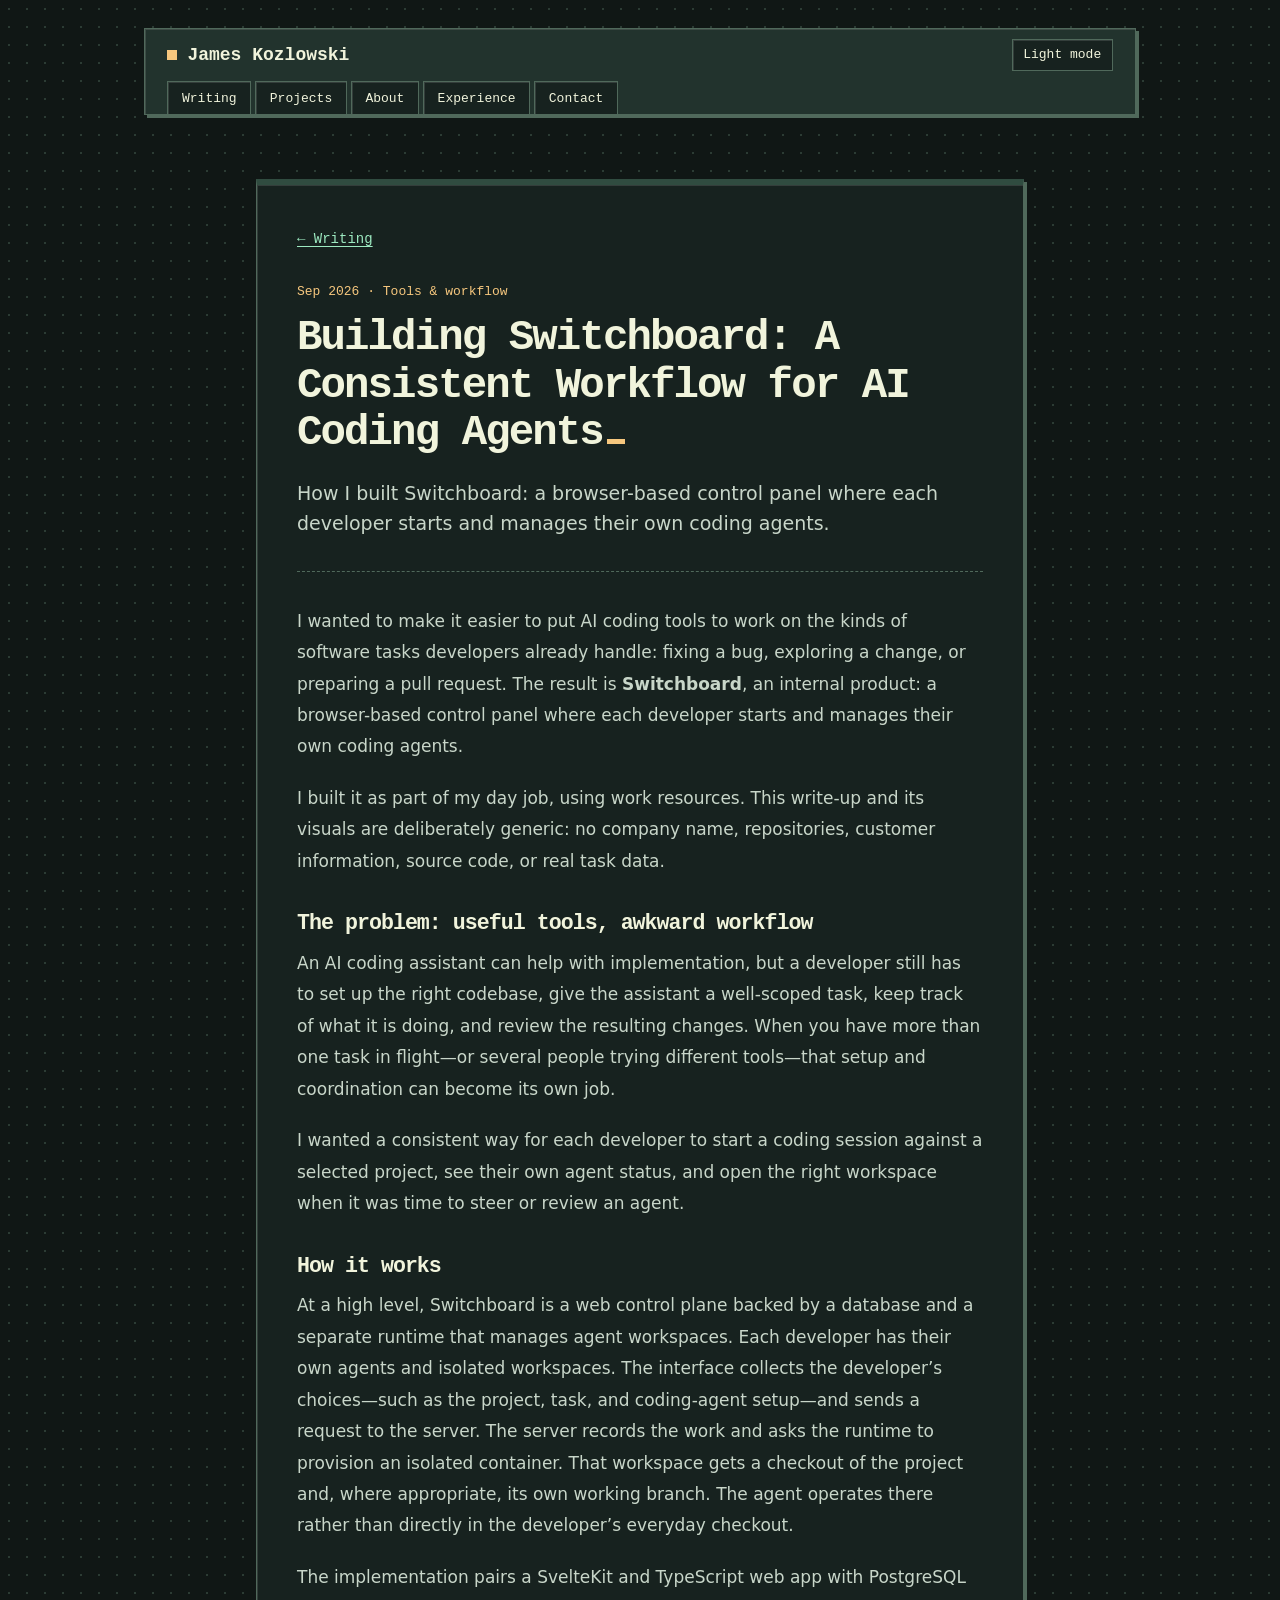
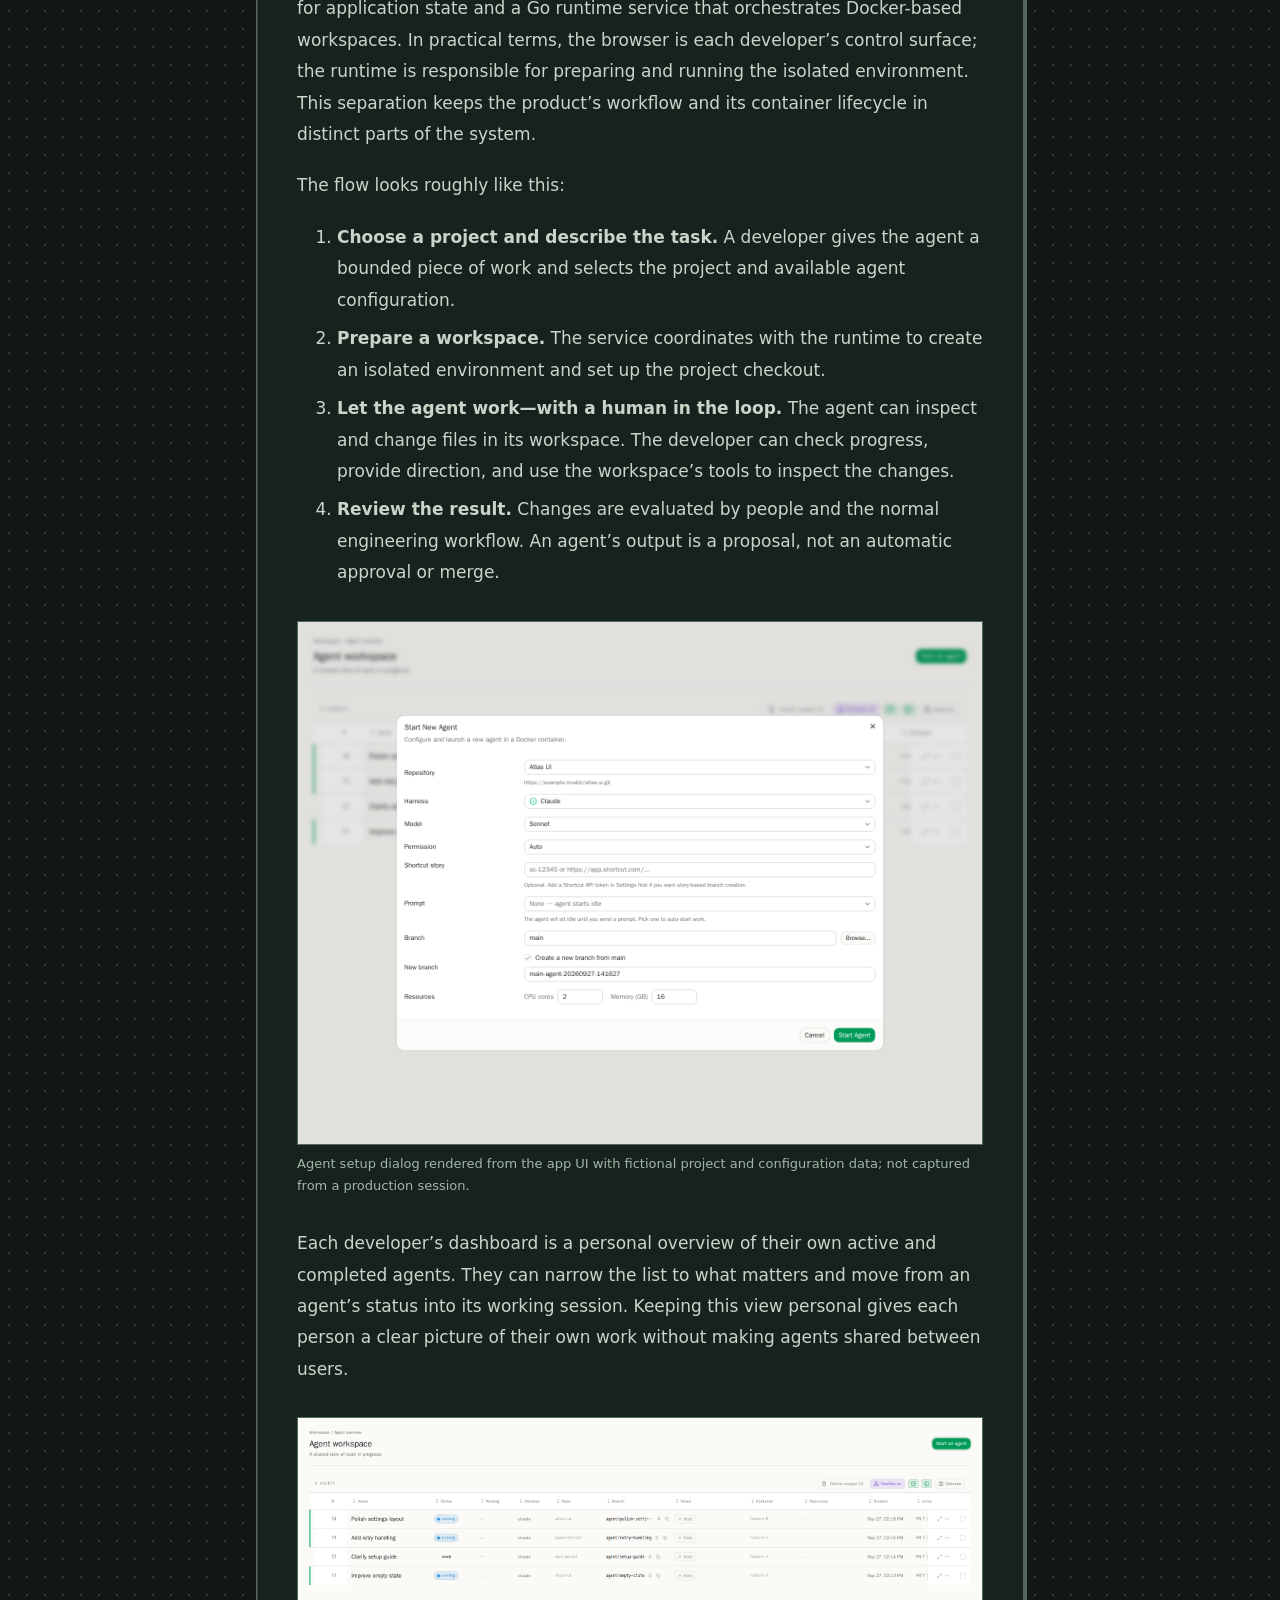
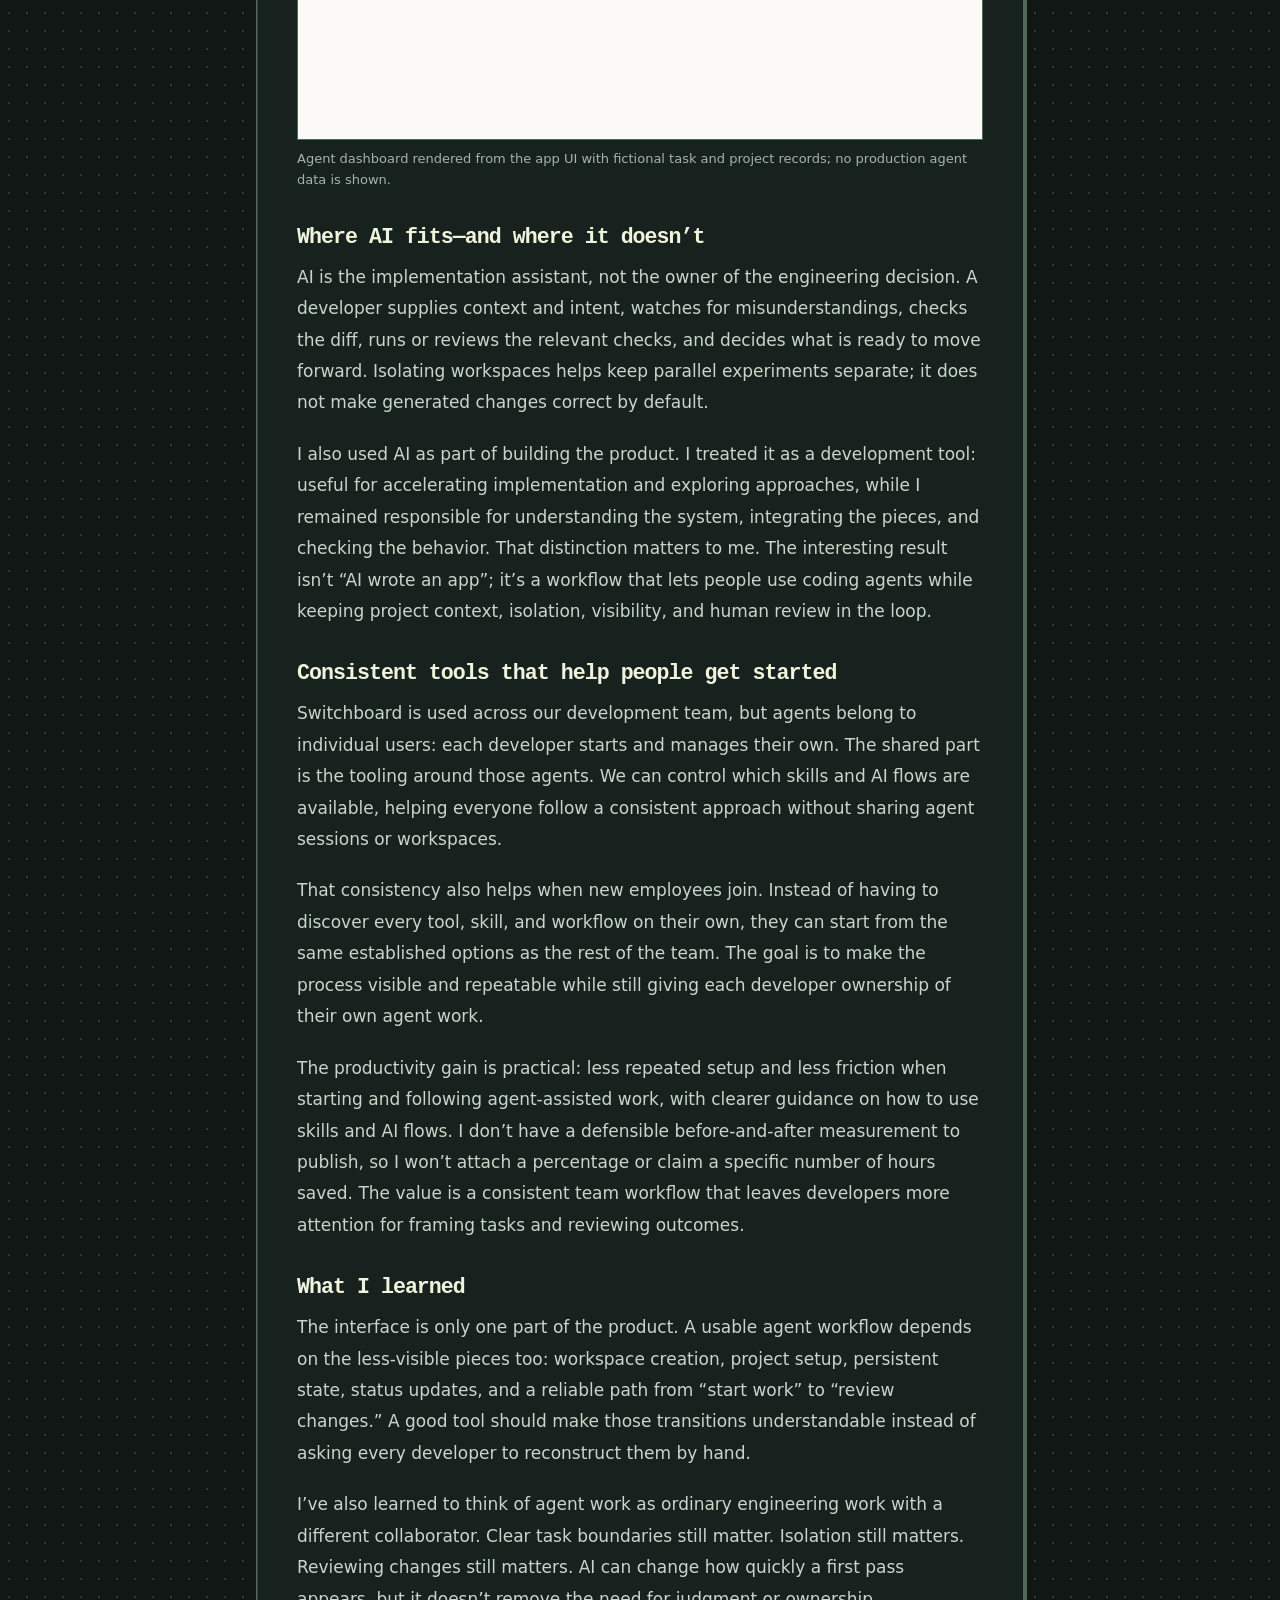
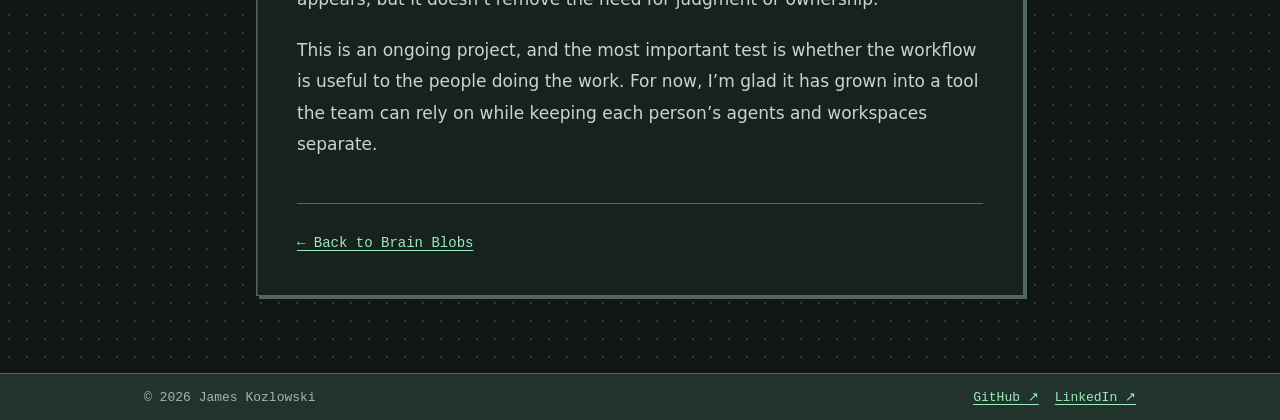
<file: blog/switchboard-ai-coding-agents.html>
<!doctype html>
<html lang="en" class="workstation">
  <head>
    <meta charset="UTF-8" />
    <meta name="viewport" content="width=device-width, initial-scale=1.0" />
    <title>Building Switchboard: A Consistent Workflow for AI Coding Agents | James Kozlowski</title>
    <script src="../script.js"></script>
    <link rel="stylesheet" href="../styles.css" />
    <link rel="stylesheet" href="../blog.css" />
    <meta
      name="description"
      content="How I built Switchboard, a control panel for personal AI coding-agent workspaces, with centrally managed skills and workflows to support consistency and onboarding."
    />
    <meta name="theme-color" content="#101715" />
    <link
      rel="canonical"
      href="https://jameskozlowski.com/blog/switchboard-ai-coding-agents.html"
    />
    <link rel="icon" href="../assets/favicon.svg" type="image/svg+xml" />
  </head>
  <body>
    <a class="skip-link" href="#main">Skip to content</a>
    <header class="navbar">
      <nav class="nav-content container" aria-label="Main navigation">
        <a href="../index.html#home" class="logo">James Kozlowski</a>
        <button class="theme-toggle" type="button" hidden>Light mode</button>
        <ul class="nav-links">
          <li><a href="../index.html#brain-blobs">Writing</a></li>
          <li><a href="../index.html#projects">Projects</a></li>
          <li><a href="../index.html#about">About</a></li>
          <li><a href="../index.html#experience">Experience</a></li>
          <li><a href="../index.html#contact">Contact</a></li>
        </ul>
      </nav>
    </header>

    <main id="main" class="blog-post" tabindex="-1">
      <article>
        <a class="breadcrumb" href="../index.html#brain-blobs"
          >← Writing</a
        >
        <header class="post-header">
          <time class="post-date" datetime="2026-09"
            >Sep 2026 · Tools &amp; workflow</time
          >
          <h1>Building Switchboard: A Consistent Workflow for AI Coding Agents</h1>
          <p class="post-subtitle">
            How I built Switchboard: a browser-based control panel where each
            developer starts and manages their own coding agents.
          </p>
        </header>

        <div class="post-content">
          <p>
            I wanted to make it easier to put AI coding tools to work on the
            kinds of software tasks developers already handle: fixing a bug,
            exploring a change, or preparing a pull request. The result is
            <strong>Switchboard</strong>, an internal product: a browser-based
            control panel where each developer starts and manages their own
            coding agents.
          </p>
          <p>
            I built it as part of my day job, using work resources. This write-up
            and its visuals are deliberately generic: no company name,
            repositories, customer information, source code, or real task data.
          </p>

          <h2>The problem: useful tools, awkward workflow</h2>
          <p>
            An AI coding assistant can help with implementation, but a developer
            still has to set up the right codebase, give the assistant a
            well-scoped task, keep track of what it is doing, and review the
            resulting changes. When you have more than one task in flight—or
            several people trying different tools—that setup and coordination
            can become its own job.
          </p>
          <p>
            I wanted a consistent way for each developer to start a coding
            session against a selected project, see their own agent status, and
            open the right workspace when it was time to steer or review an
            agent.
          </p>

          <h2>How it works</h2>
          <p>
            At a high level, Switchboard is a web control plane backed by a
            database and a separate runtime that manages agent workspaces. Each
            developer has their own agents and isolated workspaces. The
            interface collects the developer’s choices—such as the project,
            task, and coding-agent setup—and sends a request to the server. The
            server records the work and asks the runtime to provision an
            isolated container. That workspace gets a checkout of the project
            and, where appropriate, its own working branch. The agent operates
            there rather than directly in the developer’s everyday checkout.
          </p>
          <p>
            The implementation pairs a SvelteKit and TypeScript web app with
            PostgreSQL for application state and a Go runtime service that
            orchestrates Docker-based workspaces. In practical terms, the
            browser is each developer’s control surface; the runtime is
            responsible for preparing and running the isolated environment.
            This separation keeps the product’s workflow and its container
            lifecycle in distinct parts of the system.
          </p>
          <p>The flow looks roughly like this:</p>
          <ol>
            <li>
              <strong>Choose a project and describe the task.</strong> A
              developer gives the agent a bounded piece of work and selects the
              project and available agent configuration.
            </li>
            <li>
              <strong>Prepare a workspace.</strong> The service coordinates
              with the runtime to create an isolated environment and set up the
              project checkout.
            </li>
            <li>
              <strong>Let the agent work—with a human in the loop.</strong> The
              agent can inspect and change files in its workspace. The
              developer can check progress, provide direction, and use the
              workspace’s tools to inspect the changes.
            </li>
            <li>
              <strong>Review the result.</strong> Changes are evaluated by
              people and the normal engineering workflow. An agent’s output is
              a proposal, not an automatic approval or merge.
            </li>
          </ol>

          <figure class="post-figure">
            <img
              src="../assets/switchboard-agent-setup.png"
              alt="Switchboard dialog for starting a personal agent, choosing a repository, harness, model, prompt, branch, and workspace resources"
              width="1440"
              height="1100"
              loading="lazy"
              decoding="async"
            />
            <figcaption>
              Agent setup dialog rendered from the app UI with fictional
              project and configuration data; not captured from a production
              session.
            </figcaption>
          </figure>

          <p>
            Each developer’s dashboard is a personal overview of their own
            active and completed agents. They can narrow the list to what
            matters and move from an agent’s status into its working session.
            Keeping this view personal gives each person a clear picture of
            their own work without making agents shared between users.
          </p>

          <figure class="post-figure">
            <img
              src="../assets/switchboard-agent-dashboard.png"
              alt="Switchboard dashboard with four fictional agents belonging to one user, showing status, task, harness, repository, branch, container, and resource details"
              width="1920"
              height="900"
              loading="lazy"
              decoding="async"
            />
            <figcaption>
              Agent dashboard rendered from the app UI with fictional task and
              project records; no production agent data is shown.
            </figcaption>
          </figure>

          <h2>Where AI fits—and where it doesn’t</h2>
          <p>
            AI is the implementation assistant, not the owner of the engineering
            decision. A developer supplies context and intent, watches for
            misunderstandings, checks the diff, runs or reviews the relevant
            checks, and decides what is ready to move forward. Isolating
            workspaces helps keep parallel experiments separate; it does not
            make generated changes correct by default.
          </p>
          <p>
            I also used AI as part of building the product. I treated it as a
            development tool: useful for accelerating implementation and
            exploring approaches, while I remained responsible for understanding
            the system, integrating the pieces, and checking the behavior. That
            distinction matters to me. The interesting result isn’t “AI wrote
            an app”; it’s a workflow that lets people use coding agents while
            keeping project context, isolation, visibility, and human review in
            the loop.
          </p>

          <h2>Consistent tools that help people get started</h2>
          <p>
            Switchboard is used across our development team, but agents belong
            to individual users: each developer starts and manages their own.
            The shared part is the tooling around those agents. We can control
            which skills and AI flows are available, helping everyone follow a
            consistent approach without sharing agent sessions or workspaces.
          </p>
          <p>
            That consistency also helps when new employees join. Instead of
            having to discover every tool, skill, and workflow on their own,
            they can start from the same established options as the rest of the
            team. The goal is to make the process visible and repeatable while
            still giving each developer ownership of their own agent work.
          </p>
          <p>
            The productivity gain is practical: less repeated setup and less
            friction when starting and following agent-assisted work, with
            clearer guidance on how to use skills and AI flows. I don’t have a
            defensible before-and-after measurement to publish, so I won’t
            attach a percentage or claim a specific number of hours saved. The
            value is a consistent team workflow that leaves developers more
            attention for framing tasks and reviewing outcomes.
          </p>

          <h2>What I learned</h2>
          <p>
            The interface is only one part of the product. A usable agent
            workflow depends on the less-visible pieces too: workspace creation,
            project setup, persistent state, status updates, and a reliable path
            from “start work” to “review changes.” A good tool should make those
            transitions understandable instead of asking every developer to
            reconstruct them by hand.
          </p>
          <p>
            I’ve also learned to think of agent work as ordinary engineering
            work with a different collaborator. Clear task boundaries still
            matter. Isolation still matters. Reviewing changes still matters.
            AI can change how quickly a first pass appears, but it doesn’t
            remove the need for judgment or ownership.
          </p>
          <p>
            This is an ongoing project, and the most important test is whether
            the workflow is useful to the people doing the work. For now, I’m
            glad it has grown into a tool the team can rely on while keeping
            each person’s agents and workspaces separate.
          </p>
        </div>

        <footer class="post-footer">
          <a href="../index.html#brain-blobs" class="back-link"
            >← Back to Brain Blobs</a
          >
        </footer>
      </article>
    </main>

    <footer class="footer">
      <div class="container">
        <p>
          © <span data-year>2026</span> James Kozlowski
        </p>
        <div class="social-links">
          <a href="https://github.com/jameskozlowski">GitHub ↗</a>
          <a href="https://www.linkedin.com/in/jameskozlowski">LinkedIn ↗</a>
        </div>
      </div>
    </footer>
  </body>
</html>
</file>
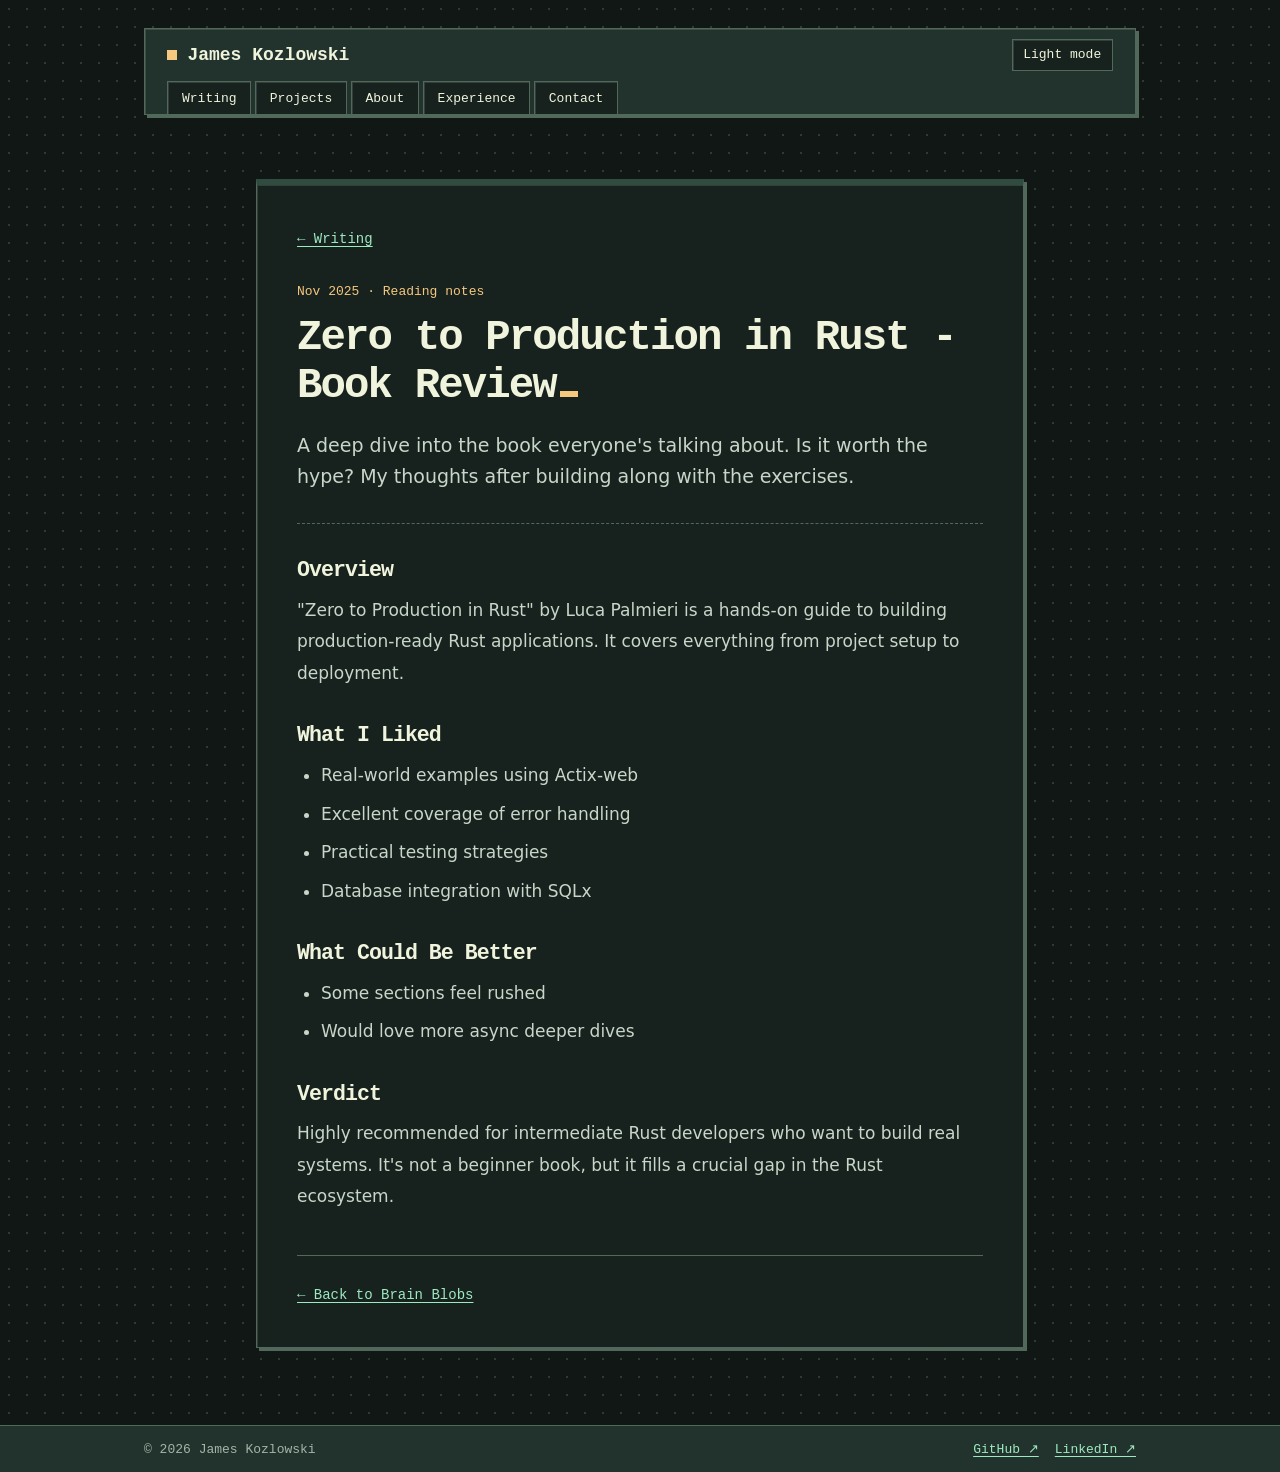
<file: blog/zero-to-production-rust.html>
<!doctype html>
<html lang="en" class="workstation">
  <head>
    <meta charset="UTF-8" />
    <meta name="viewport" content="width=device-width, initial-scale=1.0" />
    <title>Zero to Production in Rust - Book Review | James Kozlowski</title>
    <script src="../script.js"></script>
    <link rel="stylesheet" href="../styles.css" />
    <link rel="stylesheet" href="../blog.css" />
    <meta
      name="description"
      content="A review of Zero to Production in Rust by Luca Palmieri, covering testing, error handling, and production-ready applications. By James Kozlowski."
    />
    <meta name="theme-color" content="#101715" />
    <link
      rel="canonical"
      href="https://jameskozlowski.com/blog/zero-to-production-rust.html"
    />
    <link rel="icon" href="../assets/favicon.svg" type="image/svg+xml" />
  </head>
  <body>
    <a class="skip-link" href="#main">Skip to content</a>
    <header class="navbar">
      <nav class="nav-content container" aria-label="Main navigation">
        <a href="../index.html#home" class="logo">James Kozlowski</a>
        <button class="theme-toggle" type="button" hidden>Light mode</button>
        <ul class="nav-links">
          <li><a href="../index.html#brain-blobs">Writing</a></li>
          <li><a href="../index.html#projects">Projects</a></li>
          <li><a href="../index.html#about">About</a></li>
          <li><a href="../index.html#experience">Experience</a></li>
          <li><a href="../index.html#contact">Contact</a></li>
        </ul>
      </nav>
    </header>

    <main id="main" class="blog-post" tabindex="-1">
      <article>
        <a class="breadcrumb" href="../index.html#brain-blobs"
          >← Writing</a
        >
        <header class="post-header">
          <time class="post-date" datetime="2025-11"
            >Nov 2025 · Reading notes</time
          >
          <h1>Zero to Production in Rust - Book Review</h1>
          <p class="post-subtitle">
            A deep dive into the book everyone's talking about. Is it worth the
            hype? My thoughts after building along with the exercises.
          </p>
        </header>

        <div class="post-content">
          <h2>Overview</h2>
          <p>
            "Zero to Production in Rust" by Luca Palmieri is a hands-on guide to
            building production-ready Rust applications. It covers everything
            from project setup to deployment.
          </p>

          <h2>What I Liked</h2>
          <ul>
            <li>Real-world examples using Actix-web</li>
            <li>Excellent coverage of error handling</li>
            <li>Practical testing strategies</li>
            <li>Database integration with SQLx</li>
          </ul>

          <h2>What Could Be Better</h2>
          <ul>
            <li>Some sections feel rushed</li>
            <li>Would love more async deeper dives</li>
          </ul>

          <h2>Verdict</h2>
          <p>
            Highly recommended for intermediate Rust developers who want to
            build real systems. It's not a beginner book, but it fills a crucial
            gap in the Rust ecosystem.
          </p>
        </div>

        <footer class="post-footer">
          <a href="../index.html#brain-blobs" class="back-link"
            >← Back to Brain Blobs</a
          >
        </footer>
      </article>
    </main>

    <footer class="footer">
      <div class="container">
        <p>
          © <span data-year>2026</span> James Kozlowski
        </p>
        <div class="social-links">
          <a href="https://github.com/jameskozlowski">GitHub ↗</a>
          <a href="https://www.linkedin.com/in/jameskozlowski">LinkedIn ↗</a>
        </div>
      </div>
    </footer>
  </body>
</html>
</file>
<file: styles.css>
:root {
  color-scheme: dark;
  --bg-primary: #0b111c;
  --panel-bg: #131e2e;
  --bg-secondary: #1b2b41;
  --text-primary: #edf4ff;
  --text-secondary: #c5d3e5;
  --text-muted: #9fafc5;
  --accent-primary: #93caff;
  --visited-color: #d0b2fa;
  --status-color: #a0e2bc;
  --border-color: #435b79;
  --edge-color: #ffffff20;
  --grid-dot: #779bd421;
  --bar-bg: #203d68;
  --bar-text: #f1f6ff;
  --font-sans: Verdana, system-ui, sans-serif;
  --font-mono: ui-monospace, monospace;
  --panel-padding: clamp(0.85rem, 2.5vw, 1.4rem);
  --hero-photo-width: 13rem;
  --outdoor-photo-width: 17rem;
  --mobile-photo-width: 14rem;
  background: var(--bg-primary);
}

:root[data-theme="light"] {
  color-scheme: light;
  --bg-primary: #e1e9f4;
  --panel-bg: #f7faff;
  --bg-secondary: #d7e2f0;
  --text-primary: #15263c;
  --text-secondary: #30445d;
  --text-muted: #4f627a;
  --accent-primary: #174dac;
  --visited-color: #653791;
  --status-color: #146044;
  --border-color: #8d9fb6;
  --edge-color: #ffffffaa;
  --grid-dot: #37578226;
  --bar-bg: #28538c;
}

/* Shared workstation skin; leave the shareable 90s preview intact. */
.workstation:not([data-style]) {
  --bg-primary: #101715;
  --panel-bg: #17221f;
  --bg-secondary: #22332d;
  --text-primary: #f1f4dc;
  --text-secondary: #c8d6c9;
  --text-muted: #a2b6a8;
  --accent-primary: #9deac1;
  --status-color: #f6c77e;
  --border-color: #50695b;
  --grid-dot: #a3d9bb30;
  --bar-bg: #304c40;
}

.workstation[data-theme="light"]:not([data-style]) {
  --bg-primary: #dae1d5;
  --panel-bg: #f8f7eb;
  --bg-secondary: #e1e6d8;
  --text-primary: #172c24;
  --text-secondary: #314a40;
  --text-muted: #506258;
  --accent-primary: #145d46;
  --status-color: #945018;
  --border-color: #788b7c;
  --grid-dot: #324e3d36;
}

.workstation:not([data-style]) .panel-bar {
  background: repeating-linear-gradient(0deg, transparent 0 3px, #0002 3px 4px), var(--bar-bg);
  color: var(--bar-text);
}

.workstation:not([data-style]) :is(.hero, .post-header) h1::after {
  content: "";
  display: inline-block;
  width: 0.42em;
  height: 0.14em;
  margin-left: 0.1em;
  background: var(--status-color);
}

.workstation:not([data-style]) :is(.hero, .directory-panel, .nav-content, .blog-post article) {
  box-shadow: inset 1px 1px var(--edge-color), 3px 3px var(--border-color);
}

* {
  box-sizing: border-box;
}

html {
  scroll-padding-top: 1rem;
}

body {
  margin: 0;
  color: var(--text-primary);
  background: radial-gradient(var(--grid-dot) 1px, transparent 1px) 0 0 / 18px 18px;
  font: 1rem/1.65 var(--font-sans);
}

h1,
h2,
h3,
h4,
p,
figure {
  margin: 0;
}

h1,
h2 {
  font-family: var(--font-mono);
  font-weight: 700;
  line-height: 1.15;
  letter-spacing: -0.045em;
}

h2 {
  font-size: clamp(1.25rem, 2.5vw, 1.65rem);
}

h3,
h4 {
  line-height: 1.35;
}

h3 {
  font-size: 1rem;
  font-weight: 700;
}

a {
  color: var(--accent-primary);
  text-decoration-thickness: 1px;
  text-underline-offset: 0.22em;
}

a:visited {
  color: var(--visited-color);
}

a:hover {
  color: var(--text-primary);
}

:focus-visible {
  outline: 2px solid var(--accent-primary);
  outline-offset: 4px;
}

::selection {
  background: var(--accent-primary);
  color: var(--bg-primary);
}

img {
  display: block;
  max-width: 100%;
  height: auto;
}

figcaption {
  margin-top: 0.5rem;
  color: var(--text-muted);
  font-size: 0.8125rem;
}

.container {
  width: min(62rem, calc(100% - 3rem));
  margin-inline: auto;
}

.skip-link {
  position: fixed;
  top: 1rem;
  left: 1rem;
  z-index: 2;
  transform: translateY(calc(-100% - 2rem));
  padding: 0.5rem 0.75rem;
  background: var(--bg-primary);
}

.skip-link:focus {
  transform: none;
}

.navbar {
  padding-top: clamp(0.75rem, 2.5vw, 1.75rem);
}

.nav-content {
  display: grid;
  grid-template-columns: minmax(0, 1fr) auto;
  align-items: center;
  gap: 0.65rem 1rem;
  padding: 0.65rem var(--panel-padding) 0;
  border: 1px solid var(--border-color);
  background: var(--bg-secondary);
  box-shadow: inset 0 1px var(--edge-color);
}

.logo {
  display: flex;
  align-items: center;
  justify-self: start;
  gap: 0.65rem;
  color: var(--text-primary);
  font: 700 clamp(0.875rem, 3vw, 1.125rem)/1.3 var(--font-mono);
  text-decoration: none;
}

.logo:visited {
  color: var(--text-primary);
}

.logo:hover {
  color: var(--accent-primary);
}

.logo::before {
  content: "";
  flex: none;
  width: 0.6rem;
  height: 0.6rem;
  background: var(--status-color);
}

.theme-toggle {
  padding: 0.4rem 0.65rem;
  border: 1px solid var(--border-color);
  background: var(--panel-bg);
  color: var(--text-primary);
  box-shadow: inset 1px 1px var(--edge-color);
  font: 0.8125rem/1.3 var(--font-mono);
  cursor: pointer;
  white-space: nowrap;
}

.theme-toggle:hover {
  background: var(--bar-bg);
  color: var(--bar-text);
}

.nav-links {
  grid-column: 1 / -1;
  display: flex;
  flex-wrap: wrap;
  gap: 0.25rem;
  list-style: none;
  margin: 0 0 -1px;
  padding: 0;
  font: 0.8125rem/1.35 var(--font-mono);
}

.nav-links a {
  display: block;
  padding: 0.45rem clamp(0.375rem, 2vw, 0.85rem);
  border: 1px solid var(--border-color);
  background: var(--panel-bg);
  color: var(--text-primary);
  box-shadow: inset 1px 1px var(--edge-color);
  text-decoration: none;
}

.nav-links a:hover,
.nav-links a:focus-visible {
  background: var(--bar-bg);
  color: var(--bar-text);
}

.home-layout {
  display: grid;
  grid-template-columns: minmax(0, 1.55fr) minmax(0, 1fr);
  align-items: start;
  gap: clamp(0.875rem, 2.5vw, 1.5rem);
  margin-block: clamp(0.875rem, 2.5vw, 1.5rem) 2rem;
}

.hero,
.section {
  grid-column: 1 / -1;
}

.hero,
.directory-panel,
.section {
  border: 1px solid var(--border-color);
  background: var(--panel-bg);
}

.panel-bar {
  display: flex;
  flex-wrap: wrap;
  justify-content: space-between;
  gap: 0.125rem 1rem;
  padding: 0.55rem var(--panel-padding);
  background: var(--bar-bg);
  color: var(--bar-text);
  box-shadow: inset 0 1px var(--edge-color);
}

.panel-bar,
.panel-bar h2 {
  font: 700 0.875rem/1.4 var(--font-mono);
}

.panel-bar span + span {
  font-weight: 400;
}

.hero-body {
  display: grid;
  grid-template-columns: minmax(0, 1fr) minmax(8rem, var(--hero-photo-width));
  align-items: center;
  gap: clamp(1rem, 4vw, 3rem);
  padding: clamp(1rem, 3vw, 2rem);
}

.hero-location {
  color: var(--status-color);
  font: 0.875rem/1.4 var(--font-mono);
  margin-bottom: 0.65rem;
}

.hero h1 {
  font-size: clamp(1.5rem, 5.25vw, 3.25rem);
}

.hero-description {
  color: var(--text-secondary);
  max-width: 55ch;
  margin-top: 0.85rem;
}

.inline-links {
  display: flex;
  flex-wrap: wrap;
  gap: 0.35rem 1.1rem;
  margin-top: 0.75rem;
}

.inline-links a,
.panel-footer {
  font-size: 0.875rem;
}

.hero-photo {
  padding: 0.35rem;
  border: 1px solid var(--border-color);
  background: var(--bg-secondary);
}

.hero-photo img {
  aspect-ratio: 4 / 5;
  object-fit: cover;
  object-position: center 49%;
}

.hero-photo figcaption {
  margin: 0.35rem 0.2rem 0.1rem;
  font: 0.75rem/1.4 var(--font-mono);
}

.hero-photo img,
.outdoor-photo img {
  width: 100%;
  border: 1px solid var(--border-color);
}

.section {
  padding: clamp(1rem, 3vw, 2rem);
}

.section-layout {
  display: grid;
  grid-template-columns: minmax(0, 1fr) minmax(0, 2fr);
  gap: clamp(1.25rem, 5vw, 3.5rem);
}

.section-layout p,
.project-item p,
.offscreen-grid p {
  color: var(--text-secondary);
}

.about-copy p + p,
.offscreen-grid p {
  margin-top: 0.75rem;
}

.panel-footer {
  border-top: 1px solid var(--border-color);
  padding: 0.75rem var(--panel-padding);
}

.project-list,
.writing-list {
  padding-inline: var(--panel-padding);
}

.project-item,
.writing-item {
  padding-block: 0.85rem;
}

.project-item + .project-item,
.writing-item + .writing-item,
.experience-item + .experience-item {
  border-top: 1px dashed var(--border-color);
}

.project-item .project-meta,
.experience-item .role-meta,
.writing-meta {
  color: var(--text-muted);
  font-size: 0.8125rem;
}

.project-meta {
  margin-top: 0.25rem;
}

.project-item > div + div {
  margin-top: 0.45rem;
}

.project-item p {
  font-size: 0.875rem;
}

.experience-item + .experience-item {
  margin-top: 1rem;
  padding-top: 1rem;
}

.experience-item h3 {
  margin-top: 0.25rem;
}

.experience-item .company {
  font-size: 0.875rem;
  margin-block: 0.2rem 0.5rem;
}

.credentials-grid {
  display: grid;
  grid-template-columns: repeat(2, minmax(0, 1fr));
  gap: 1.5rem 3rem;
  margin-top: 2rem;
  padding-top: 1.5rem;
  border-top: 1px solid var(--border-color);
}

.credential {
  margin-top: 0.75rem;
}

.credential p {
  color: var(--text-secondary);
  font-size: 0.875rem;
}

.writing-item {
  display: grid;
  grid-template-columns: minmax(0, 7.75rem) minmax(0, 1fr);
  align-items: baseline;
  gap: 0.35rem 0.85rem;
  text-decoration: none;
}

.writing-item h3 {
  text-decoration: underline;
  text-decoration-thickness: 1px;
  text-underline-offset: 0.2em;
}

.writing-item p {
  margin-top: 0.2rem;
  color: var(--text-secondary);
  font-size: 0.9375rem;
}

.writing-meta time {
  color: var(--status-color);
  font-family: var(--font-mono);
}

.writing-meta span {
  display: block;
}

.offscreen-grid {
  display: grid;
  grid-template-columns: minmax(0, 1fr) minmax(11rem, var(--outdoor-photo-width));
  gap: 1.5rem clamp(1.5rem, 6vw, 5rem);
  align-items: center;
}

.outdoor-photo img {
  aspect-ratio: 4 / 3;
  object-fit: cover;
}

.footer {
  border-top: 1px solid var(--border-color);
  padding-block: 0.85rem;
  background: var(--bg-secondary);
  color: var(--text-muted);
  font: 0.8125rem/1.5 var(--font-mono);
}

.footer .container,
.social-links {
  display: flex;
  flex-wrap: wrap;
  gap: 0.5rem 1rem;
}

.footer .container {
  justify-content: space-between;
}

@media (max-width: 47rem) {
  .container {
    width: calc(100% - 1.5rem);
  }

  .home-layout {
    grid-template-columns: minmax(0, 1fr);
  }
}

@media (max-width: 34rem) {
  .nav-links {
    gap: 0.2rem;
    font-size: 0.75rem;
  }

  .nav-links a {
    padding-inline: 0.25rem;
  }

  .hero-body,
  .offscreen-grid,
  .section-layout,
  .writing-item {
    grid-template-columns: minmax(0, 1fr);
  }

  .hero-photo,
  .outdoor-photo {
    max-width: var(--mobile-photo-width);
  }

  .hero-photo img {
    aspect-ratio: 4 / 3;
    object-fit: cover;
    object-position: center 46%;
  }

  .writing-meta {
    display: flex;
    flex-wrap: wrap;
    column-gap: 0.65rem;
  }
}

@media (max-width: 28rem) {
  .credentials-grid {
    grid-template-columns: minmax(0, 1fr);
  }
}

@media (max-width: 24rem) {
  .nav-links li {
    flex: 1 1 30%;
    text-align: center;
  }
}

/* 1990s personal-homepage preview */
:root[data-style="90s"] {
  --bg-primary: #17241c;
  --panel-bg: #222d23;
  --bg-secondary: #2c392d;
  --text-primary: #f7edda;
  --text-secondary: #ded6c5;
  --text-muted: #c1bbad;
  --accent-primary: #b7dcfb;
  --visited-color: #ddbbec;
  --status-color: #b6d6ad;
  --border-color: #74816c;
  --grid-dot: #e3ebcb14;
  --bar-bg: #efc486;
  --bar-text: #222d23;
  --font-serif: Georgia, "Times New Roman", serif;
  --hero-photo-width: 15rem;
  --outdoor-photo-width: 19rem;
  --mobile-photo-width: 15.5rem;
}

:root[data-style="90s"][data-theme="light"] {
  --bg-primary: #cfdac7;
  --panel-bg: #fff8e8;
  --bg-secondary: #ede4cd;
  --text-primary: #28271e;
  --text-secondary: #423e31;
  --text-muted: #5d5746;
  --accent-primary: #153c99;
  --visited-color: #682b78;
  --status-color: #2e5e3c;
  --border-color: #79876d;
  --grid-dot: #2c472517;
  --bar-bg: #7d2e3b;
  --bar-text: #fff8e8;
}

[data-style="90s"] body {
  background: repeating-linear-gradient(135deg, transparent 0 6px, var(--grid-dot) 6px 7px);
  font-family: var(--font-serif);
  font-size: 1.0625rem;
}

[data-style="90s"] :is(h1, h2, .logo) {
  color: var(--bar-bg);
  font-family: var(--font-serif);
  letter-spacing: normal;
}

[data-style="90s"] .logo:hover {
  text-decoration: underline;
}

[data-style="90s"] .logo::before {
  width: 0.45rem;
  height: 0.45rem;
  background: var(--bar-bg);
  transform: rotate(45deg);
}

[data-style="90s"] .theme-toggle {
  background: var(--bg-secondary);
  font-family: var(--font-serif);
}

[data-style="90s"] .theme-toggle:hover {
  background: var(--bar-bg);
}

[data-style="90s"] .nav-content {
  gap: 0.4rem 1rem;
  padding-block: 0.5rem;
  border: 3px double var(--border-color);
  background: var(--panel-bg);
  box-shadow: none;
}

[data-style="90s"] .nav-links {
  justify-content: center;
  gap: 0.15rem;
  margin: 0;
  padding-top: 0.25rem;
  border-top: 1px solid var(--border-color);
  font: 0.9375rem/1.35 var(--font-serif);
}

[data-style="90s"] .nav-links a {
  padding: 0.25rem clamp(0.25rem, 1vw, 0.65rem);
  border: 0;
  background: none;
  color: var(--accent-primary);
  text-decoration: underline;
  box-shadow: none;
}

[data-style="90s"] .nav-links a:hover {
  color: var(--text-primary);
}

[data-style="90s"] .home-layout {
  display: block;
  padding-inline: clamp(1rem, 4vw, 2.5rem);
  border: 3px double var(--border-color);
  background: var(--panel-bg);
}

[data-style="90s"] .home-layout > section {
  padding-block: clamp(1.15rem, 3vw, 2rem);
  border: 0;
  background: none;
}

[data-style="90s"] .home-layout > section + section {
  border-top: 3px double var(--border-color);
}

[data-style="90s"] .hero > .panel-bar {
  display: none;
}

[data-style="90s"] .hero-body {
  padding: 0;
}

[data-style="90s"] .hero h1 {
  font-size: clamp(2rem, 5.5vw, 3.75rem);
}

[data-style="90s"] .hero-location {
  font: italic 1rem/1.4 var(--font-serif);
}

[data-style="90s"] .hero-photo {
  border: 3px double var(--border-color);
}

[data-style="90s"] .hero-photo figcaption {
  font: italic 0.875rem/1.4 var(--font-serif);
  text-align: center;
}

[data-style="90s"] .directory-panel .panel-bar,
[data-style="90s"] :is(.project-list, .writing-list) {
  padding: 0;
  background: none;
  box-shadow: none;
}

[data-style="90s"] .directory-panel h2 {
  font-size: clamp(1.25rem, 2.5vw, 1.65rem);
}

[data-style="90s"] .panel-footer {
  padding-inline: 0;
}

[data-style="90s"] .footer {
  border-top: 3px double var(--border-color);
  font-family: var(--font-serif);
  font-size: 0.9375rem;
}

@media (min-width: 34.01rem) {
  [data-style="90s"] .project-item {
    display: grid;
    grid-template-columns: minmax(0, 10rem) minmax(0, 1fr);
    align-items: baseline;
    gap: 1rem;
  }

  [data-style="90s"] .project-item > div + div {
    margin-top: 0;
  }
}
</file>
<file: blog.css>
.blog-post {
  padding: clamp(2rem, 5vw, 4rem) 0 clamp(3rem, 6vw, 5rem);
  min-height: 75vh;
}
.blog-post article {
  width: min(48rem, calc(100% - 1.5rem));
  padding: clamp(1rem, 4vw, 2.5rem);
  border: 1px solid var(--border-color);
  border-top: 0.375rem solid var(--bar-bg);
  background: var(--panel-bg);
  margin-inline: auto;
}
.breadcrumb {
  display: inline-block;
  margin-bottom: 2rem;
  font: 0.875rem/1.4 var(--font-mono);
}
.post-header {
  margin-bottom: 34px;
  padding-bottom: 32px;
  border-bottom: 1px dashed var(--border-color);
}
.post-date {
  display: block;
  color: var(--status-color);
  font: 0.8125rem/1.5 var(--font-mono);
  margin-bottom: 0.875rem;
}
.post-header h1 {
  font-size: clamp(1.65rem, 4.5vw, 2.65rem);
  line-height: 1.12;
  margin-bottom: 20px;
  overflow-wrap: break-word;
}
.post-subtitle {
  color: var(--text-secondary);
  font-size: 19px;
  line-height: 1.6;
}
.post-content h2 {
  font-size: 1.35rem;
  margin: 34px 0 12px;
}
.post-content p,
.post-content li {
  color: var(--text-secondary);
  font-size: 17px;
  line-height: 1.85;
}
.post-content p {
  margin-bottom: 20px;
}
.post-content ul {
  padding-left: 24px;
  margin: 0 0 24px;
}
.post-content li {
  margin-bottom: 7px;
}
.post-content code {
  font-family: var(--font-mono);
  font-size: 0.85em;
  background: var(--bg-secondary);
  padding: 2px 5px;
}

.post-content :is(.wiring-diagram, .post-figure) {
  margin: 2rem 0;
}

.post-content :is(.wiring-diagram, .post-figure) img {
  width: 100%;
  border: 1px solid var(--border-color);
}
.post-footer {
  margin-top: 42px;
  padding-top: 25px;
  border-top: 1px solid var(--border-color);
}
.back-link {
  font: 0.875rem/1.4 var(--font-mono);
}
.bracket {
  color: var(--accent-primary);
}

[data-style="90s"] .blog-post article {
  border: 3px double var(--border-color);
}

[data-style="90s"] .post-header {
  border-bottom: 3px double var(--border-color);
}

[data-style="90s"] :is(.breadcrumb, .post-date, .back-link) {
  font-family: var(--font-serif);
}

@media (max-width: 760px) {
  .post-subtitle {
    font-size: 17px;
  }
  .post-content p,
  .post-content li {
    font-size: 16px;
  }
}
</file>
